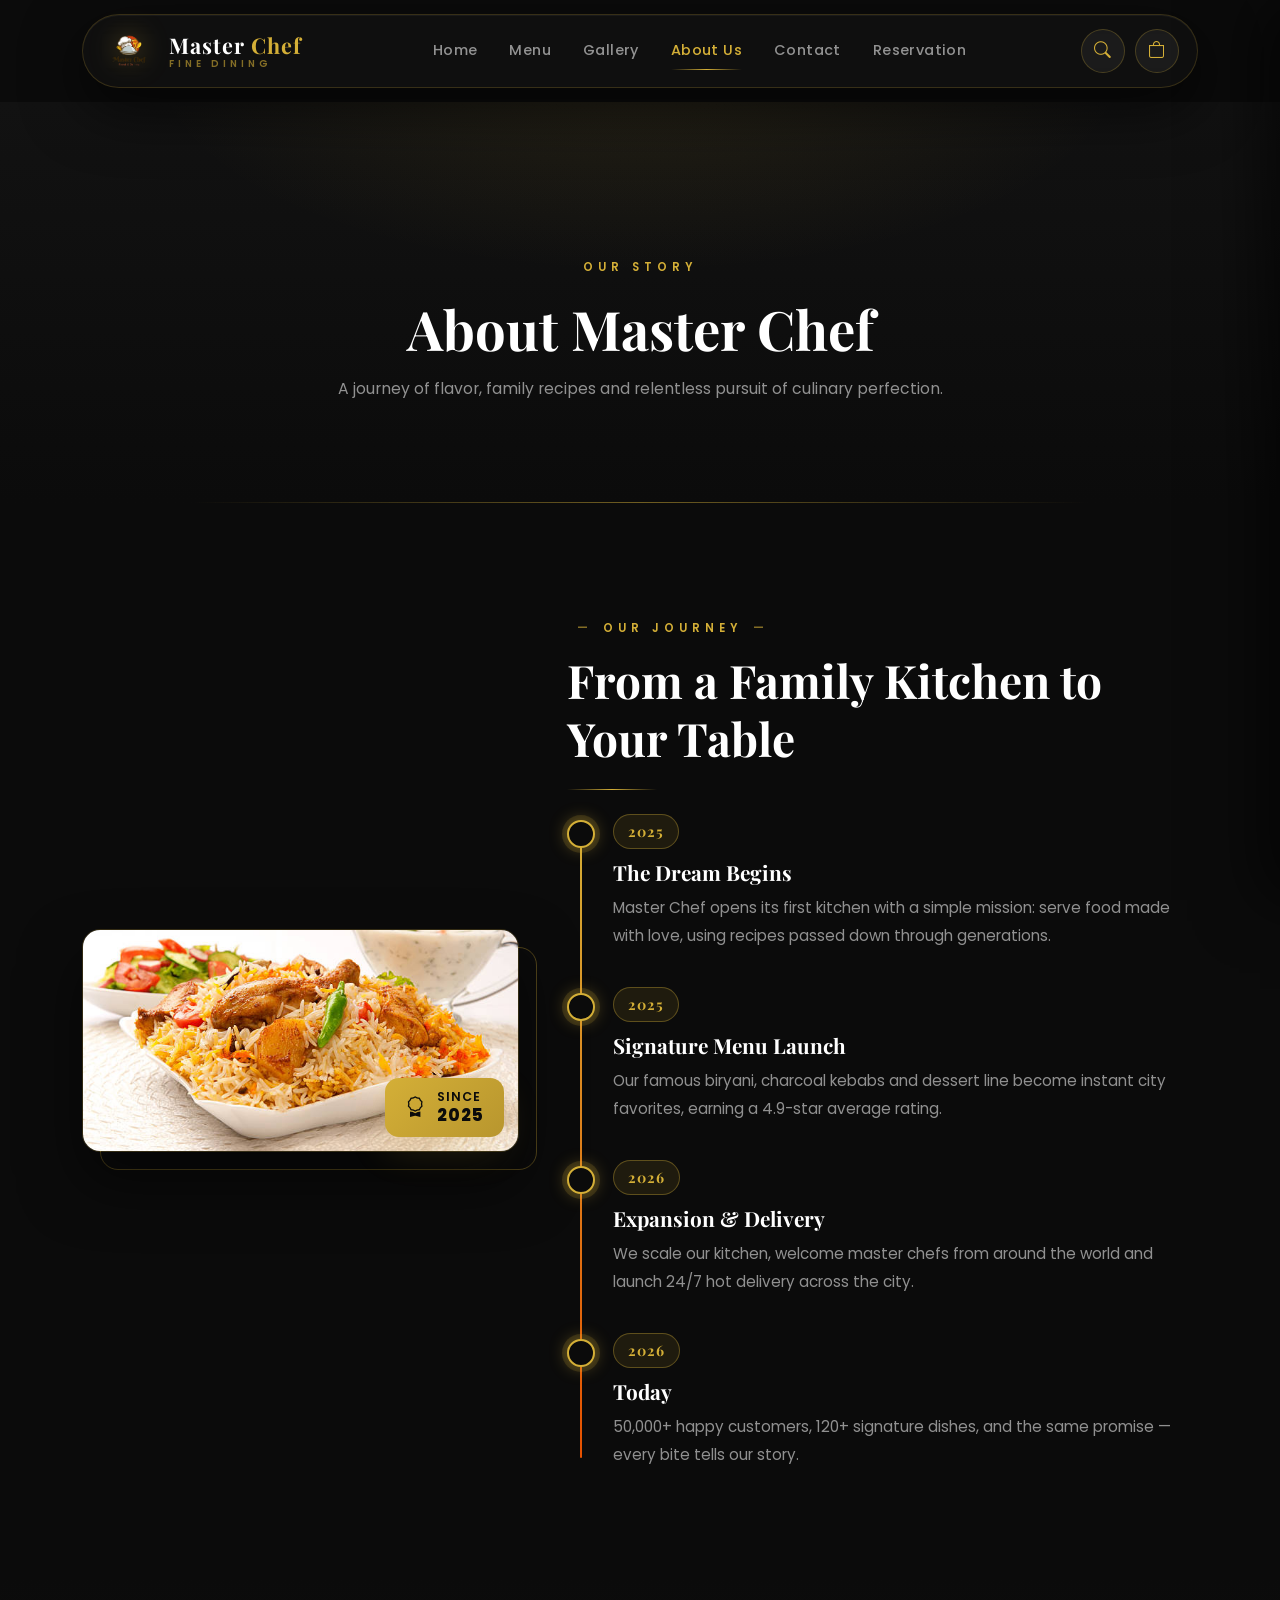
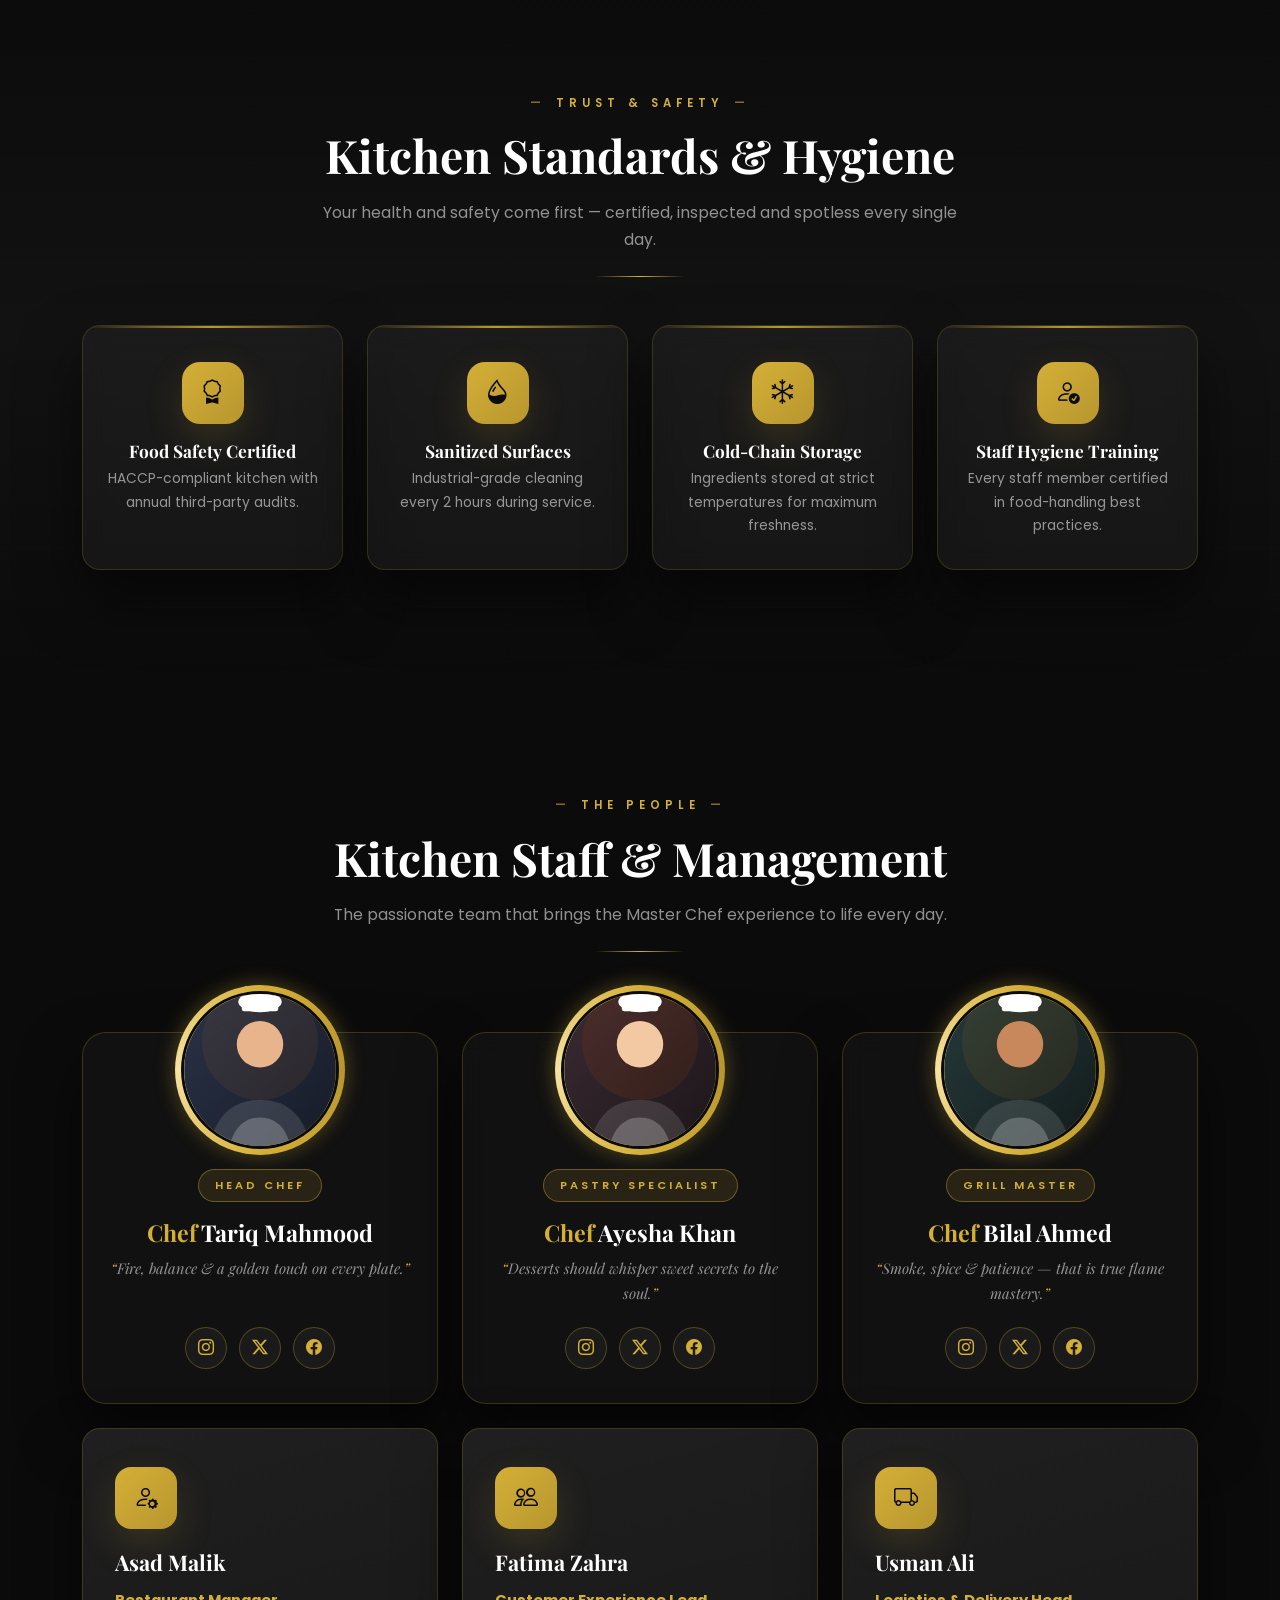
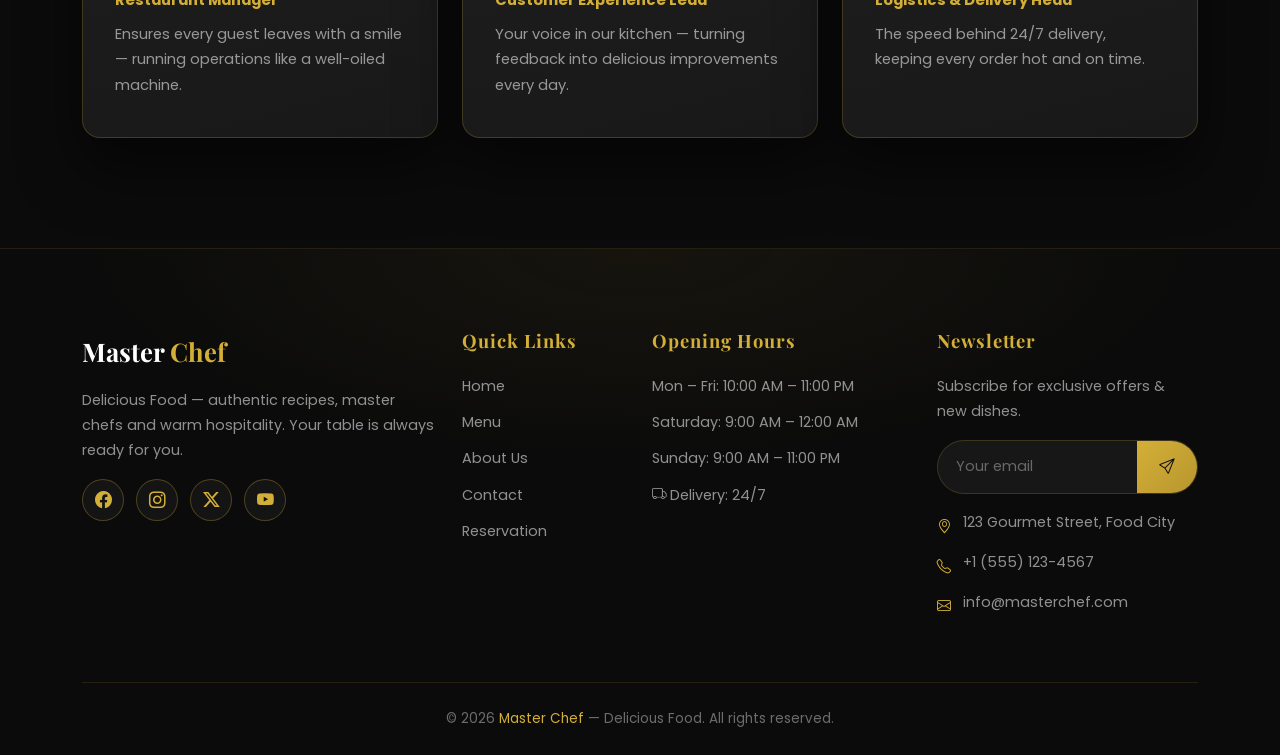
<file: about.html>
<!doctype html>
<html lang="en">

<head>
  <meta charset="utf-8">
  <meta name="viewport" content="width=device-width, initial-scale=1">
  <meta name="description" content="Discover the story, standards and team behind Master Chef.">
  <title>Master Chef | About Us</title>

  <!-- Google Fonts -->
  <link rel="preconnect" href="https://fonts.googleapis.com">
  <link rel="preconnect" href="https://fonts.gstatic.com" crossorigin>
  <link href="https://fonts.googleapis.com/css2?family=Playfair+Display:wght@500;600;700;800&family=Poppins:wght@300;400;500;600;700&display=swap" rel="stylesheet">

  <!-- Bootstrap 5.3 -->
  <link href="https://cdn.jsdelivr.net/npm/bootstrap@5.3.2/dist/css/bootstrap.min.css" rel="stylesheet">
  <!-- Bootstrap Icons -->
  <link href="https://cdn.jsdelivr.net/npm/bootstrap-icons@1.11.3/font/bootstrap-icons.min.css" rel="stylesheet">
  <!-- Custom Stylesheet -->
  <link rel="stylesheet" href="css/style.css">
</head>

<body>

  <!-- ============================================================
       NAVIGATION BAR (shared)
       ============================================================ -->
  <nav class="navbar navbar-expand-lg navbar-dark navbar-master">
    <div class="container">
      <div class="d-flex justify-content-between align-items-center w-100 navbar-shell">

        <!-- Brand logo + text -->
        <a class="navbar-brand" href="index.html">
          <img src="images/logo.png" alt="Master Chef Logo">
          <span class="brand-text">
            <span class="brand-name">Master <span>Chef</span></span>
            <span class="brand-tag">Fine Dining</span>
          </span>
        </a>

        <!-- Mobile toggler -->
        <button class="navbar-toggler" type="button" data-bs-toggle="collapse" data-bs-target="#mainNav"
          aria-controls="mainNav" aria-expanded="false" aria-label="Toggle navigation">
          <span class="navbar-toggler-icon"></span>
        </button>

        <!-- Collapsible content -->
        <div class="collapse navbar-collapse" id="mainNav">
          <ul class="navbar-nav mx-auto mb-2 mb-lg-0">
            <li class="nav-item"><a class="nav-link" href="index.html">Home</a></li>
            <li class="nav-item"><a class="nav-link" href="menu.html">Menu</a></li>
            <li class="nav-item"><a class="nav-link" href="index.html#gallery">Gallery</a></li>
            <li class="nav-item"><a class="nav-link active" href="about.html">About Us</a></li>
            <li class="nav-item"><a class="nav-link" href="contact.html">Contact</a></li>
            <li class="nav-item"><a class="nav-link" href="reservation.html">Reservation</a></li>
          </ul>

          <div class="nav-actions">
            <button type="button" class="icon-btn" id="searchToggle" aria-label="Search">
              <i class="bi bi-search"></i>
            </button>
            <a href="menu.html" class="icon-btn" aria-label="Cart">
              <i class="bi bi-bag"></i>
              <span class="cart-badge" id="cartCount" style="display:none;">0</span>
            </a>
          </div>
        </div>

      </div>
    </div>
  </nav>

  <!-- Slide-down search bar -->
  <div class="navbar-search" id="navbarSearch">
    <div class="container">
      <form class="row g-2" role="search">
        <div class="col-10 col-sm-11">
          <input type="search" class="form-control" placeholder="Search dishes, e.g. Biryani, Pizza..." aria-label="Search dishes">
        </div>
        <div class="col-2 col-sm-1">
          <button type="submit" class="btn btn-brand w-100" aria-label="Search"><i class="bi bi-search"></i></button>
        </div>
      </form>
    </div>
  </div>

  <!-- ============================================================
       PAGE HERO
       ============================================================ -->
  <header class="page-hero">
    <div class="container">
      <span class="eyebrow">Our Story</span>
      <h1>About Master Chef</h1>
      <p>A journey of flavor, family recipes and relentless pursuit of culinary perfection.</p>
    </div>
  </header>

  <!-- ============================================================
       OUR STORY — TIMELINE
       ============================================================ -->
  <section class="section-pad">
    <div class="container">
      <div class="row g-5 align-items-center">
        <div class="col-lg-5 reveal">
          <div class="story-image-wrap">
            <img src="images/dish1.jpg" class="story-image" alt="Master Chef signature chicken biryani">
            <div class="story-badge">
              <i class="bi bi-award"></i>
              <span>Since<br><strong>2025</strong></span>
            </div>
          </div>
        </div>
        <div class="col-lg-7">
          <div class="section-heading mb-4 reveal">
            <span class="eyebrow">Our Journey</span>
            <h2>From a Family Kitchen to Your Table</h2>
            <div class="accent-underline" style="margin-left:0;"></div>
          </div>

          <!-- Timeline -->
          <div class="timeline reveal">
            <div class="timeline-item">
              <div class="tl-year">2025</div>
              <h4>The Dream Begins</h4>
              <p>Master Chef opens its first kitchen with a simple mission: serve food made with love, using recipes passed down through generations.</p>
            </div>
            <div class="timeline-item">
              <div class="tl-year">2025</div>
              <h4>Signature Menu Launch</h4>
              <p>Our famous biryani, charcoal kebabs and dessert line become instant city favorites, earning a 4.9-star average rating.</p>
            </div>
            <div class="timeline-item">
              <div class="tl-year">2026</div>
              <h4>Expansion &amp; Delivery</h4>
              <p>We scale our kitchen, welcome master chefs from around the world and launch 24/7 hot delivery across the city.</p>
            </div>
            <div class="timeline-item">
              <div class="tl-year">2026</div>
              <h4>Today</h4>
              <p>50,000+ happy customers, 120+ signature dishes, and the same promise — every bite tells our story.</p>
            </div>
          </div>
        </div>
      </div>
    </div>
  </section>

  <!-- ============================================================
       KITCHEN STANDARDS & HYGIENE
       ============================================================ -->
  <section class="section-pad section-alt" id="standards">
    <div class="container">
      <div class="section-heading text-center mb-5 reveal">
        <span class="eyebrow">Trust &amp; Safety</span>
        <h2>Kitchen Standards &amp; Hygiene</h2>
        <p>Your health and safety come first — certified, inspected and spotless every single day.</p>
        <div class="accent-underline"></div>
      </div>

      <div class="row g-4">
        <div class="col-md-6 col-lg-3 reveal">
          <div class="dark-card hygiene-badge">
            <div class="badge-icon"><i class="bi bi-award"></i></div>
            <div>
              <h6>Food Safety Certified</h6>
              <p>HACCP-compliant kitchen with annual third-party audits.</p>
            </div>
          </div>
        </div>
        <div class="col-md-6 col-lg-3 reveal">
          <div class="dark-card hygiene-badge">
            <div class="badge-icon"><i class="bi bi-droplet-half"></i></div>
            <div>
              <h6>Sanitized Surfaces</h6>
              <p>Industrial-grade cleaning every 2 hours during service.</p>
            </div>
          </div>
        </div>
        <div class="col-md-6 col-lg-3 reveal">
          <div class="dark-card hygiene-badge">
            <div class="badge-icon"><i class="bi bi-snow"></i></div>
            <div>
              <h6>Cold-Chain Storage</h6>
              <p>Ingredients stored at strict temperatures for maximum freshness.</p>
            </div>
          </div>
        </div>
        <div class="col-md-6 col-lg-3 reveal">
          <div class="dark-card hygiene-badge">
            <div class="badge-icon"><i class="bi bi-person-check"></i></div>
            <div>
              <h6>Staff Hygiene Training</h6>
              <p>Every staff member certified in food-handling best practices.</p>
            </div>
          </div>
        </div>
      </div>
    </div>
  </section>

  <!-- ============================================================
       TEAM SHOWCASE
       ============================================================ -->
  <section class="section-pad" id="team">
    <div class="container">
      <div class="section-heading text-center mb-5 reveal">
        <span class="eyebrow">The People</span>
        <h2>Kitchen Staff &amp; Management</h2>
        <p>The passionate team that brings the Master Chef experience to life every day.</p>
        <div class="accent-underline"></div>
      </div>

      <!-- Chefs -->
      <div class="row g-4 mb-4 chefs-grid">
        <div class="col-md-4 reveal">
          <article class="chef-card">
            <div class="chef-avatar">
              <img src="images/chef1.svg" alt="Chef Tariq Mahmood">
            </div>
            <span class="chef-tag">Head Chef</span>
            <div class="chef-body">
              <h4 class="chef-name"><span>Chef</span> Tariq Mahmood</h4>
              <span class="chef-signature">Fire, balance &amp; a golden touch on every plate.</span>
              <div class="chef-social">
                <a href="#" aria-label="Instagram"><i class="bi bi-instagram"></i></a>
                <a href="#" aria-label="Twitter"><i class="bi bi-twitter-x"></i></a>
                <a href="#" aria-label="Facebook"><i class="bi bi-facebook"></i></a>
              </div>
            </div>
          </article>
        </div>
        <div class="col-md-4 reveal">
          <article class="chef-card">
            <div class="chef-avatar">
              <img src="images/chef2.svg" alt="Chef Ayesha Khan">
            </div>
            <span class="chef-tag">Pastry Specialist</span>
            <div class="chef-body">
              <h4 class="chef-name"><span>Chef</span> Ayesha Khan</h4>
              <span class="chef-signature">Desserts should whisper sweet secrets to the soul.</span>
              <div class="chef-social">
                <a href="#" aria-label="Instagram"><i class="bi bi-instagram"></i></a>
                <a href="#" aria-label="Twitter"><i class="bi bi-twitter-x"></i></a>
                <a href="#" aria-label="Facebook"><i class="bi bi-facebook"></i></a>
              </div>
            </div>
          </article>
        </div>
        <div class="col-md-4 reveal">
          <article class="chef-card">
            <div class="chef-avatar">
              <img src="images/chef3.svg" alt="Chef Bilal Ahmed">
            </div>
            <span class="chef-tag">Grill Master</span>
            <div class="chef-body">
              <h4 class="chef-name"><span>Chef</span> Bilal Ahmed</h4>
              <span class="chef-signature">Smoke, spice &amp; patience — that is true flame mastery.</span>
              <div class="chef-social">
                <a href="#" aria-label="Instagram"><i class="bi bi-instagram"></i></a>
                <a href="#" aria-label="Twitter"><i class="bi bi-twitter-x"></i></a>
                <a href="#" aria-label="Facebook"><i class="bi bi-facebook"></i></a>
              </div>
            </div>
          </article>
        </div>
      </div>

      <!-- Management -->
      <div class="row g-4">
        <div class="col-md-4 reveal">
          <article class="info-card">
            <div class="card-icon"><i class="bi bi-person-gear"></i></div>
            <h3>Asad Malik</h3>
            <p><strong style="color: var(--gold);">Restaurant Manager</strong></p>
            <p class="mt-2">Ensures every guest leaves with a smile — running operations like a well-oiled machine.</p>
          </article>
        </div>
        <div class="col-md-4 reveal">
          <article class="info-card">
            <div class="card-icon"><i class="bi bi-people"></i></div>
            <h3>Fatima Zahra</h3>
            <p><strong style="color: var(--gold);">Customer Experience Lead</strong></p>
            <p class="mt-2">Your voice in our kitchen — turning feedback into delicious improvements every day.</p>
          </article>
        </div>
        <div class="col-md-4 reveal">
          <article class="info-card">
            <div class="card-icon"><i class="bi bi-truck"></i></div>
            <h3>Usman Ali</h3>
            <p><strong style="color: var(--gold);">Logistics &amp; Delivery Head</strong></p>
            <p class="mt-2">The speed behind 24/7 delivery, keeping every order hot and on time.</p>
          </article>
        </div>
      </div>
    </div>
  </section>

  <!-- ============================================================
       FOOTER (shared)
       ============================================================ -->
  <footer class="site-footer">
    <div class="container">
      <div class="row g-4">
        <div class="col-md-6 col-lg-4">
          <div class="footer-brand">Master <span>Chef</span></div>
          <p>Delicious Food — authentic recipes, master chefs and warm hospitality. Your table is always ready for you.</p>
          <div class="social-links mt-3">
            <a href="#" aria-label="Facebook"><i class="bi bi-facebook"></i></a>
            <a href="#" aria-label="Instagram"><i class="bi bi-instagram"></i></a>
            <a href="#" aria-label="Twitter"><i class="bi bi-twitter-x"></i></a>
            <a href="#" aria-label="YouTube"><i class="bi bi-youtube"></i></a>
          </div>
        </div>

        <div class="col-md-6 col-lg-2">
          <h5>Quick Links</h5>
          <ul>
            <li><a href="index.html">Home</a></li>
            <li><a href="menu.html">Menu</a></li>
            <li><a href="about.html">About Us</a></li>
            <li><a href="contact.html">Contact</a></li>
            <li><a href="reservation.html">Reservation</a></li>
          </ul>
        </div>

        <div class="col-md-6 col-lg-3">
          <h5>Opening Hours</h5>
          <ul>
            <li>Mon – Fri: 10:00 AM – 11:00 PM</li>
            <li>Saturday: 9:00 AM – 12:00 AM</li>
            <li>Sunday: 9:00 AM – 11:00 PM</li>
            <li class="mt-2"><i class="bi bi-truck"></i> Delivery: 24/7</li>
          </ul>
        </div>

        <div class="col-md-6 col-lg-3">
          <h5>Newsletter</h5>
          <p>Subscribe for exclusive offers &amp; new dishes.</p>
          <form class="newsletter-box">
            <input type="email" placeholder="Your email" required aria-label="Email address">
            <button type="submit" aria-label="Subscribe"><i class="bi bi-send"></i></button>
          </form>
          <p class="mt-2" id="newsletterNote" style="display:none; color: var(--gold); font-weight:600;"></p>
          <ul class="footer-contact mt-3">
            <li><i class="bi bi-geo-alt"></i><span>123 Gourmet Street, Food City</span></li>
            <li><i class="bi bi-telephone"></i><span>+1 (555) 123-4567</span></li>
            <li><i class="bi bi-envelope"></i><span>info@masterchef.com</span></li>
          </ul>
        </div>
      </div>

      <div class="footer-bottom text-center">
        &copy; 2026 <a href="index.html">Master Chef</a> — Delicious Food. All rights reserved.
      </div>
    </div>
  </footer>

  <!-- Back-to-top + cart toast -->
  <a href="#" class="back-to-top" aria-label="Back to top"><i class="bi bi-arrow-up"></i></a>
  <div class="cart-toast" id="cartToast"></div>

  <!-- Cart drawer -->
  <div class="cart-overlay" id="cartOverlay"></div>
  <aside class="cart-drawer" id="cartDrawer" aria-label="Shopping cart">
    <div class="cart-drawer-header">
      <h5><i class="bi bi-bag"></i> Your Order</h5>
      <button type="button" class="cart-close" id="cartClose" aria-label="Close cart"><i class="bi bi-x-lg"></i></button>
    </div>
    <div class="cart-drawer-items" id="cartItems"></div>
    <div class="cart-drawer-footer">
      <div class="cart-total-row">
        <span>Subtotal</span>
        <span class="cart-total" id="cartTotal">$0.00</span>
      </div>
      <button type="button" class="btn btn-brand w-100" id="cartCheckout"><i class="bi bi-bag-check"></i> Proceed to Checkout</button>
      <button type="button" class="btn btn-ghost w-100 mt-2" id="cartClearAll"><i class="bi bi-trash"></i> Clear Cart</button>
    </div>
  </aside>

  <!-- Bootstrap JS bundle + custom scripts -->
  <script src="https://cdn.jsdelivr.net/npm/bootstrap@5.3.2/dist/js/bootstrap.bundle.min.js"></script>
  <script src="js/main.js"></script>
</body>

</html>
</file>
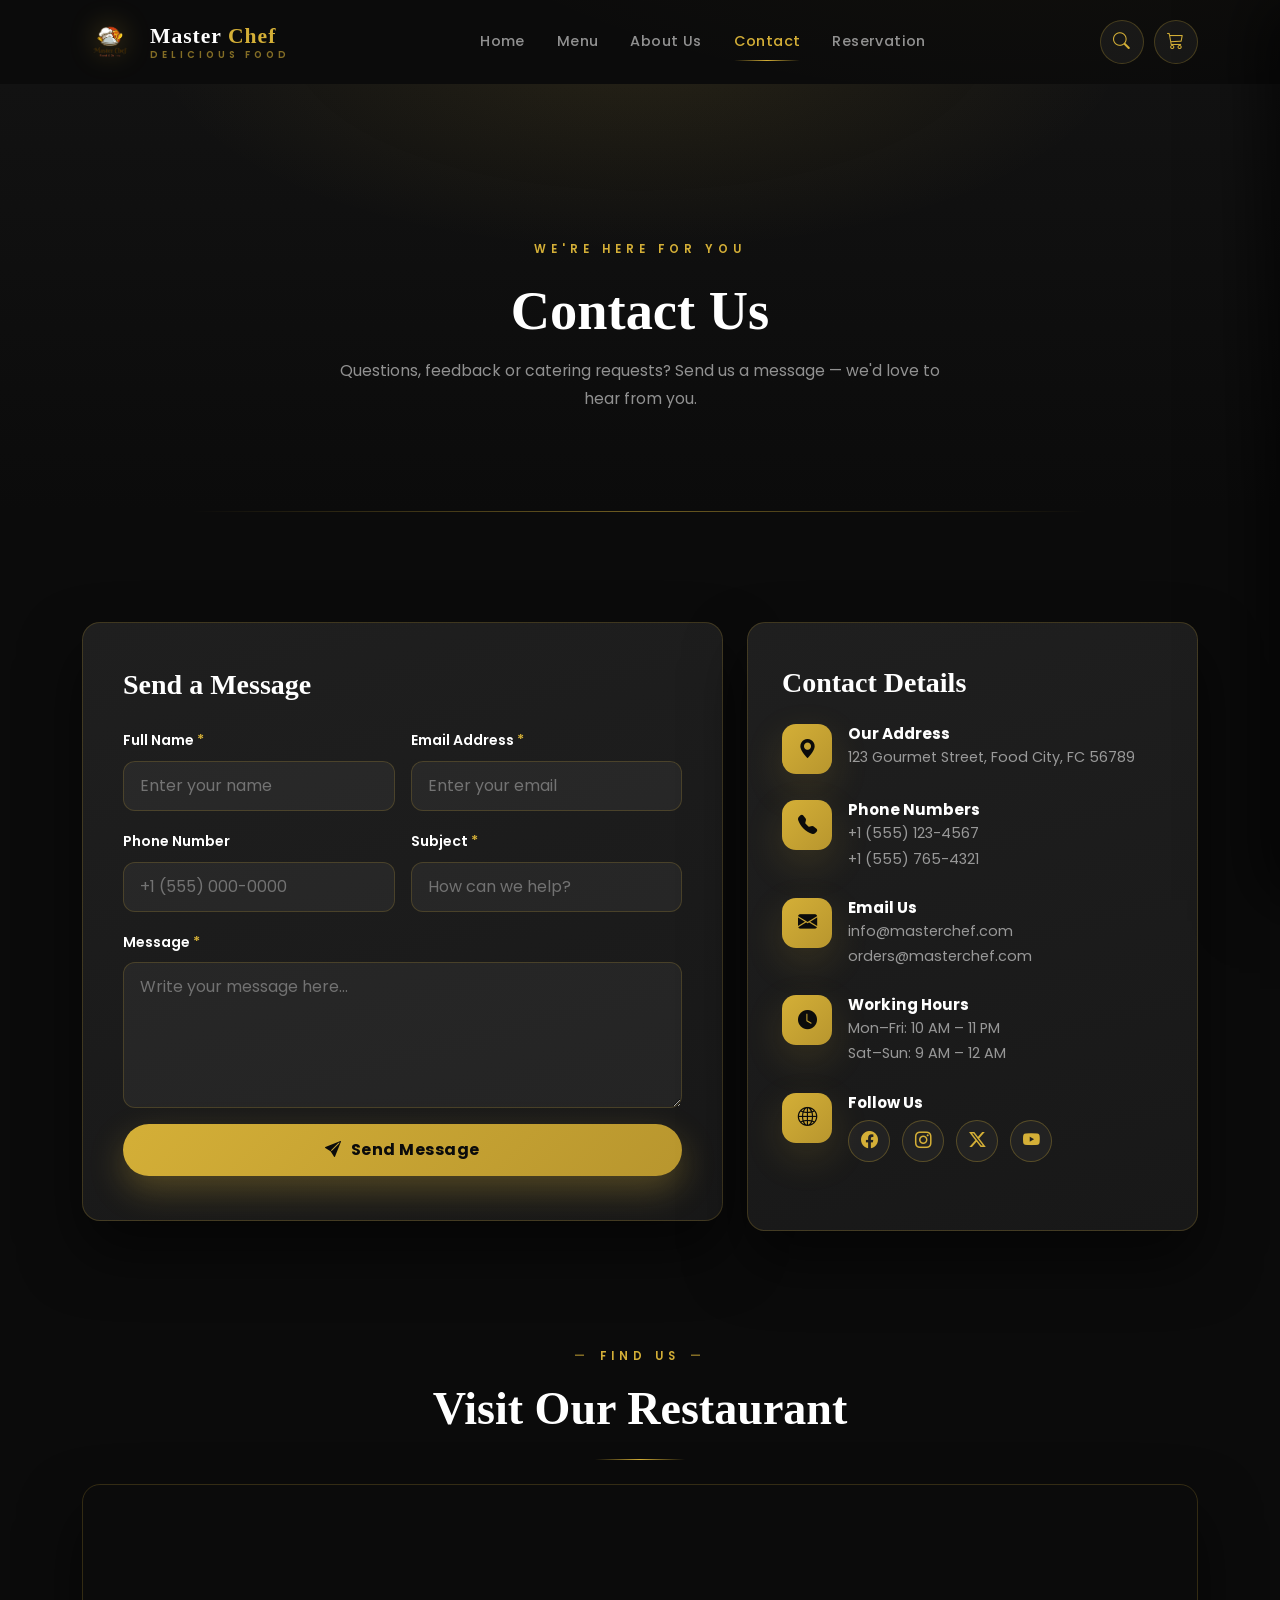
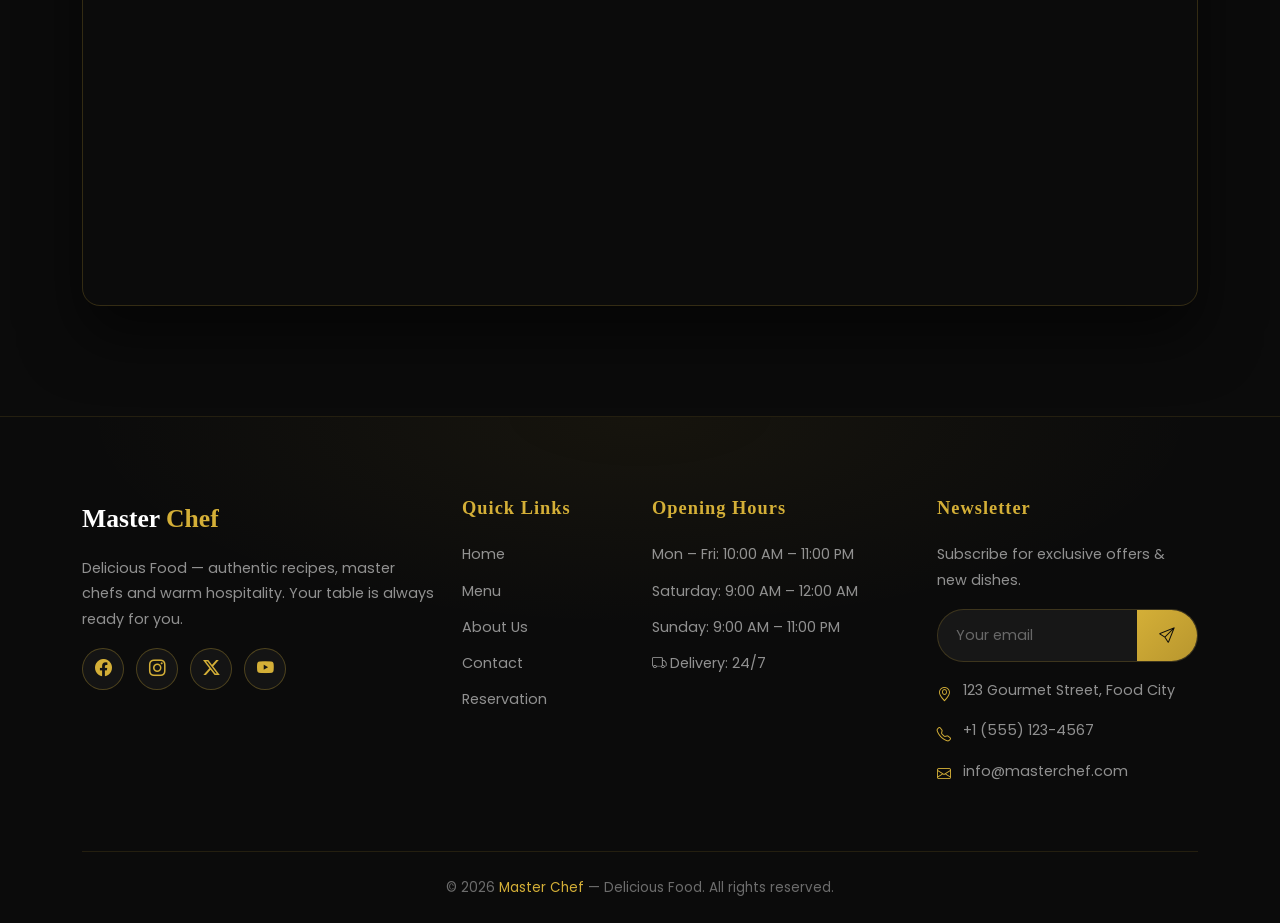
<file: contact.html>
<!doctype html>
<html lang="en">

<head>
  <meta charset="utf-8">
  <meta name="viewport" content="width=device-width, initial-scale=1">
  <meta name="description" content="Get in touch with Master Chef — contact form, address, phone and map.">
  <title>Master Chef | Contact Us</title>

  <!-- Google Fonts -->
  <link rel="preconnect" href="https://fonts.googleapis.com">
  <link rel="preconnect" href="https://fonts.gstatic.com" crossorigin>
  <link href="https://fonts.googleapis.com/css2?family=Montserrat:wght@500;700;800;900&family=Poppins:wght@300;400;500;600;700&display=swap" rel="stylesheet">

  <!-- Bootstrap 5.3 -->
  <link href="https://cdn.jsdelivr.net/npm/bootstrap@5.3.2/dist/css/bootstrap.min.css" rel="stylesheet">
  <!-- Bootstrap Icons -->
  <link href="https://cdn.jsdelivr.net/npm/bootstrap-icons@1.11.3/font/bootstrap-icons.min.css" rel="stylesheet">
  <!-- Custom Stylesheet -->
  <link rel="stylesheet" href="css/style.css">
</head>

<body>

  <!-- ============================================================
       NAVIGATION BAR (shared)
       ============================================================ -->
  <nav class="navbar navbar-expand-lg navbar-dark navbar-master sticky-top">
    <div class="container">
      <a class="navbar-brand" href="index.html">
        <img src="images/logo.png" alt="Master Chef Logo">
        <span class="brand-text">
          <span class="brand-name">Master <span>Chef</span></span>
          <span class="brand-tag">Delicious Food</span>
        </span>
      </a>

      <button class="navbar-toggler" type="button" data-bs-toggle="collapse" data-bs-target="#mainNav"
        aria-controls="mainNav" aria-expanded="false" aria-label="Toggle navigation">
        <span class="navbar-toggler-icon"></span>
      </button>

      <div class="collapse navbar-collapse" id="mainNav">
        <ul class="navbar-nav mx-auto mb-2 mb-lg-0">
          <li class="nav-item"><a class="nav-link" href="index.html">Home</a></li>
          <li class="nav-item"><a class="nav-link" href="menu.html">Menu</a></li>
          <li class="nav-item"><a class="nav-link" href="about.html">About Us</a></li>
          <li class="nav-item"><a class="nav-link active" href="contact.html">Contact</a></li>
          <li class="nav-item"><a class="nav-link" href="reservation.html">Reservation</a></li>
        </ul>

        <div class="nav-actions">
          <button type="button" class="icon-btn" id="searchToggle" aria-label="Search">
            <i class="bi bi-search"></i>
          </button>
          <a href="menu.html" class="icon-btn" aria-label="Cart">
            <i class="bi bi-cart3"></i>
            <span class="cart-badge" id="cartCount" style="display:none;">0</span>
          </a>
        </div>
      </div>
    </div>
  </nav>

  <!-- Slide-down search bar -->
  <div class="navbar-search" id="navbarSearch">
    <div class="container">
      <form class="row g-2" role="search">
        <div class="col-10 col-sm-11">
          <input type="search" class="form-control" placeholder="Search dishes, e.g. Biryani, Pizza..." aria-label="Search dishes">
        </div>
        <div class="col-2 col-sm-1">
          <button type="submit" class="btn btn-brand w-100" aria-label="Search"><i class="bi bi-search"></i></button>
        </div>
      </form>
    </div>
  </div>

  <!-- ============================================================
       PAGE HERO
       ============================================================ -->
  <header class="page-hero">
    <div class="container">
      <span class="eyebrow">We're Here For You</span>
      <h1>Contact Us</h1>
      <p>Questions, feedback or catering requests? Send us a message — we'd love to hear from you.</p>
    </div>
  </header>

  <!-- ============================================================
       CONTACT FORM + DETAILS
       ============================================================ -->
  <section class="section-pad">
    <div class="container">
      <div class="row g-4">
        <!-- Contact form -->
        <div class="col-lg-7 reveal">
          <div class="contact-card">
            <h3 class="mb-4">Send a Message</h3>
            <form id="contactForm" novalidate>
              <div class="row g-3">
                <div class="col-md-6">
                  <label class="form-label" for="contactName">Full Name <span>*</span></label>
                  <input type="text" class="form-control" id="contactName" placeholder="Enter your name" required>
                  <div class="invalid-feedback">Please enter your name.</div>
                </div>
                <div class="col-md-6">
                  <label class="form-label" for="contactEmail">Email Address <span>*</span></label>
                  <input type="email" class="form-control" id="contactEmail" placeholder="Enter your email" required>
                  <div class="invalid-feedback">Please enter a valid email.</div>
                </div>
                <div class="col-md-6">
                  <label class="form-label" for="contactPhone">Phone Number</label>
                  <input type="tel" class="form-control" id="contactPhone" placeholder="+1 (555) 000-0000">
                </div>
                <div class="col-md-6">
                  <label class="form-label" for="contactSubject">Subject <span>*</span></label>
                  <input type="text" class="form-control" id="contactSubject" placeholder="How can we help?" required>
                  <div class="invalid-feedback">Please add a subject.</div>
                </div>
                <div class="col-12">
                  <label class="form-label" for="contactMessage">Message <span>*</span></label>
                  <textarea class="form-control" id="contactMessage" rows="5" placeholder="Write your message here..." required></textarea>
                  <div class="invalid-feedback">Please write a message.</div>
                </div>
                <div class="col-12">
                  <button type="submit" class="btn btn-brand w-100"><i class="bi bi-send-fill"></i> Send Message</button>
                </div>
              </div>
              <div class="form-feedback" role="status"></div>
            </form>
          </div>
        </div>

        <!-- Contact details -->
        <div class="col-lg-5 reveal">
          <div class="contact-info-card">
            <h3 class="mb-4">Contact Details</h3>

            <div class="ci-row">
              <div class="ci-icon"><i class="bi bi-geo-alt-fill"></i></div>
              <div>
                <h6>Our Address</h6>
                <p>123 Gourmet Street, Food City, FC 56789</p>
              </div>
            </div>

            <div class="ci-row">
              <div class="ci-icon"><i class="bi bi-telephone-fill"></i></div>
              <div>
                <h6>Phone Numbers</h6>
                <p>+1 (555) 123-4567<br>+1 (555) 765-4321</p>
              </div>
            </div>

            <div class="ci-row">
              <div class="ci-icon"><i class="bi bi-envelope-fill"></i></div>
              <div>
                <h6>Email Us</h6>
                <p>info@masterchef.com<br>orders@masterchef.com</p>
              </div>
            </div>

            <div class="ci-row">
              <div class="ci-icon"><i class="bi bi-clock-fill"></i></div>
              <div>
                <h6>Working Hours</h6>
                <p>Mon–Fri: 10 AM – 11 PM<br>Sat–Sun: 9 AM – 12 AM</p>
              </div>
            </div>

            <div class="ci-row">
              <div class="ci-icon"><i class="bi bi-globe2"></i></div>
              <div>
                <h6>Follow Us</h6>
                <div class="social-links mt-2">
                  <a href="#" aria-label="Facebook"><i class="bi bi-facebook"></i></a>
                  <a href="#" aria-label="Instagram"><i class="bi bi-instagram"></i></a>
                  <a href="#" aria-label="Twitter"><i class="bi bi-twitter-x"></i></a>
                  <a href="#" aria-label="YouTube"><i class="bi bi-youtube"></i></a>
                </div>
              </div>
            </div>
          </div>
        </div>
      </div>
    </div>
  </section>

  <!-- ============================================================
       MAP SECTION
       ============================================================ -->
  <section class="section-pad pt-0">
    <div class="container">
      <div class="section-heading text-center mb-4 reveal">
        <span class="eyebrow">Find Us</span>
        <h2>Visit Our Restaurant</h2>
        <div class="accent-underline"></div>
      </div>
      <div class="map-frame reveal">
        <iframe
          title="Master Chef Restaurant Location"
          src="https://www.openstreetmap.org/export/embed.html?bbox=-0.1411%2C51.4892%2C-0.1271%2C51.4978&amp;layer=mapnik"
          loading="lazy"
          referrerpolicy="no-referrer-when-downgrade"></iframe>
      </div>
    </div>
  </section>

  <!-- ============================================================
       FOOTER (shared)
       ============================================================ -->
  <footer class="site-footer">
    <div class="container">
      <div class="row g-4">
        <div class="col-md-6 col-lg-4">
          <div class="footer-brand">Master <span>Chef</span></div>
          <p>Delicious Food — authentic recipes, master chefs and warm hospitality. Your table is always ready for you.</p>
          <div class="social-links mt-3">
            <a href="#" aria-label="Facebook"><i class="bi bi-facebook"></i></a>
            <a href="#" aria-label="Instagram"><i class="bi bi-instagram"></i></a>
            <a href="#" aria-label="Twitter"><i class="bi bi-twitter-x"></i></a>
            <a href="#" aria-label="YouTube"><i class="bi bi-youtube"></i></a>
          </div>
        </div>

        <div class="col-md-6 col-lg-2">
          <h5>Quick Links</h5>
          <ul>
            <li><a href="index.html">Home</a></li>
            <li><a href="menu.html">Menu</a></li>
            <li><a href="about.html">About Us</a></li>
            <li><a href="contact.html">Contact</a></li>
            <li><a href="reservation.html">Reservation</a></li>
          </ul>
        </div>

        <div class="col-md-6 col-lg-3">
          <h5>Opening Hours</h5>
          <ul>
            <li>Mon – Fri: 10:00 AM – 11:00 PM</li>
            <li>Saturday: 9:00 AM – 12:00 AM</li>
            <li>Sunday: 9:00 AM – 11:00 PM</li>
            <li class="mt-2"><i class="bi bi-truck"></i> Delivery: 24/7</li>
          </ul>
        </div>

        <div class="col-md-6 col-lg-3">
          <h5>Newsletter</h5>
          <p>Subscribe for exclusive offers &amp; new dishes.</p>
          <form class="newsletter-box">
            <input type="email" placeholder="Your email" required aria-label="Email address">
            <button type="submit" aria-label="Subscribe"><i class="bi bi-send"></i></button>
          </form>
          <p class="mt-2" id="newsletterNote" style="display:none; color: var(--gold); font-weight:600;"></p>
          <ul class="footer-contact mt-3">
            <li><i class="bi bi-geo-alt"></i><span>123 Gourmet Street, Food City</span></li>
            <li><i class="bi bi-telephone"></i><span>+1 (555) 123-4567</span></li>
            <li><i class="bi bi-envelope"></i><span>info@masterchef.com</span></li>
          </ul>
        </div>
      </div>

      <div class="footer-bottom text-center">
        &copy; 2026 <a href="index.html">Master Chef</a> — Delicious Food. All rights reserved.
      </div>
    </div>
  </footer>

  <!-- Back-to-top + cart toast -->
  <a href="#" class="back-to-top" aria-label="Back to top"><i class="bi bi-arrow-up"></i></a>
  <div class="cart-toast" id="cartToast"></div>

  <!-- Cart drawer -->
  <div class="cart-overlay" id="cartOverlay"></div>
  <aside class="cart-drawer" id="cartDrawer" aria-label="Shopping cart">
    <div class="cart-drawer-header">
      <h5><i class="bi bi-bag"></i> Your Order</h5>
      <button type="button" class="cart-close" id="cartClose" aria-label="Close cart"><i class="bi bi-x-lg"></i></button>
    </div>
    <div class="cart-drawer-items" id="cartItems"></div>
    <div class="cart-drawer-footer">
      <div class="cart-total-row">
        <span>Subtotal</span>
        <span class="cart-total" id="cartTotal">$0.00</span>
      </div>
      <button type="button" class="btn btn-brand w-100" id="cartCheckout"><i class="bi bi-bag-check"></i> Proceed to Checkout</button>
      <button type="button" class="btn btn-ghost w-100 mt-2" id="cartClearAll"><i class="bi bi-trash"></i> Clear Cart</button>
    </div>
  </aside>

  <!-- Bootstrap JS bundle + custom scripts -->
  <script src="https://cdn.jsdelivr.net/npm/bootstrap@5.3.2/dist/js/bootstrap.bundle.min.js"></script>
  <script src="js/main.js"></script>
</body>

</html>
</file>
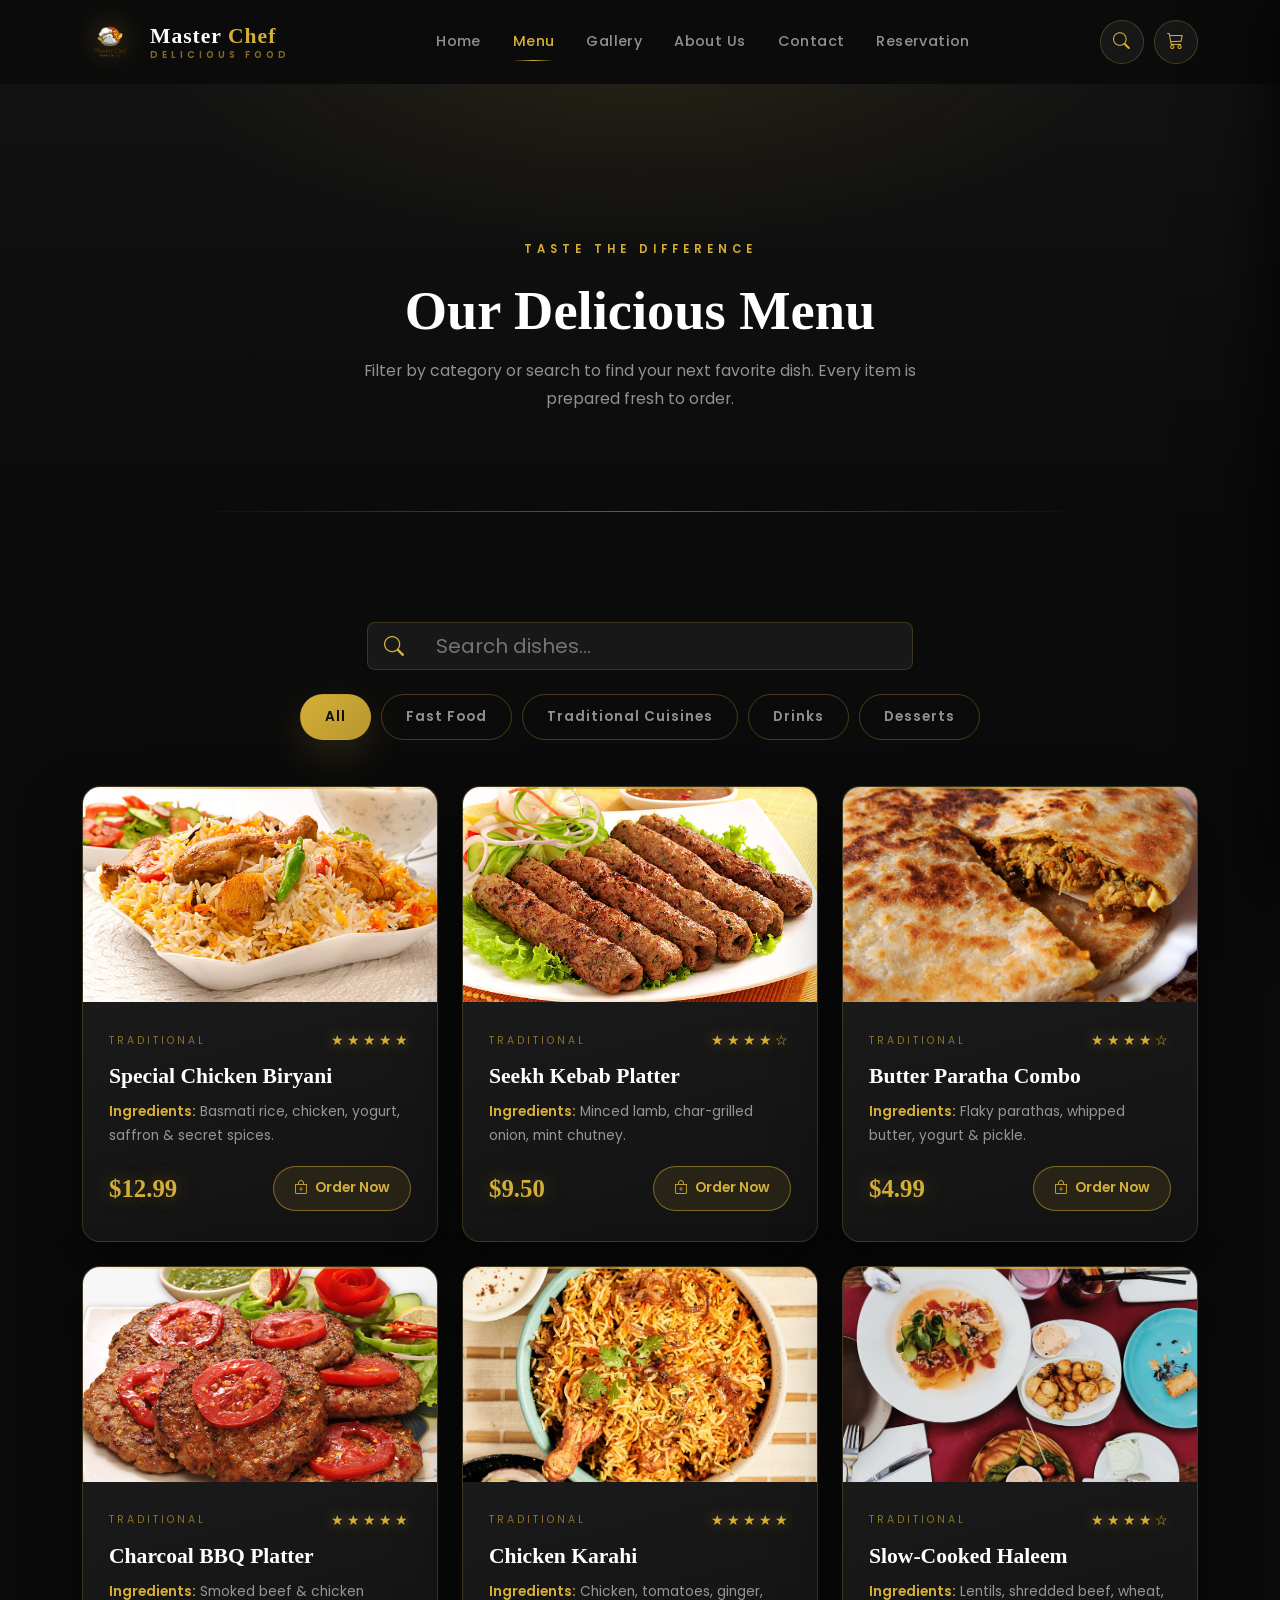
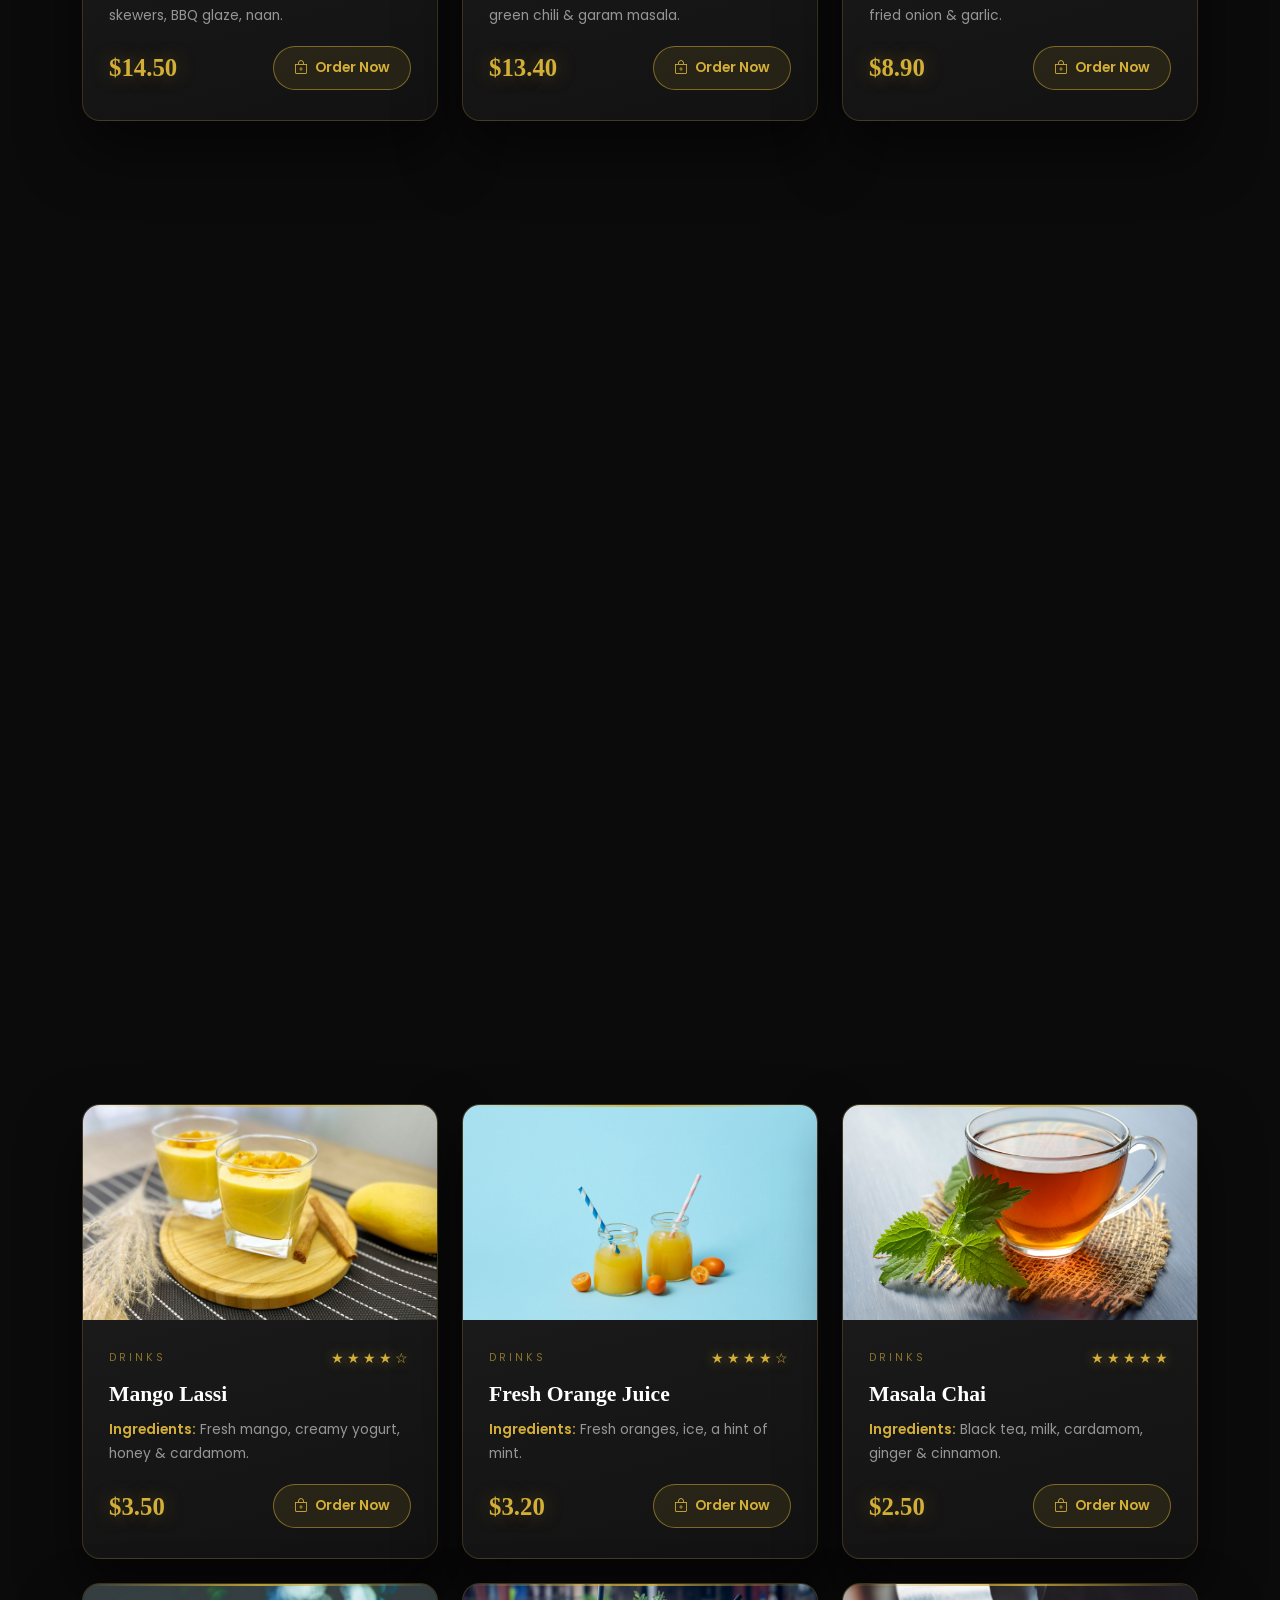
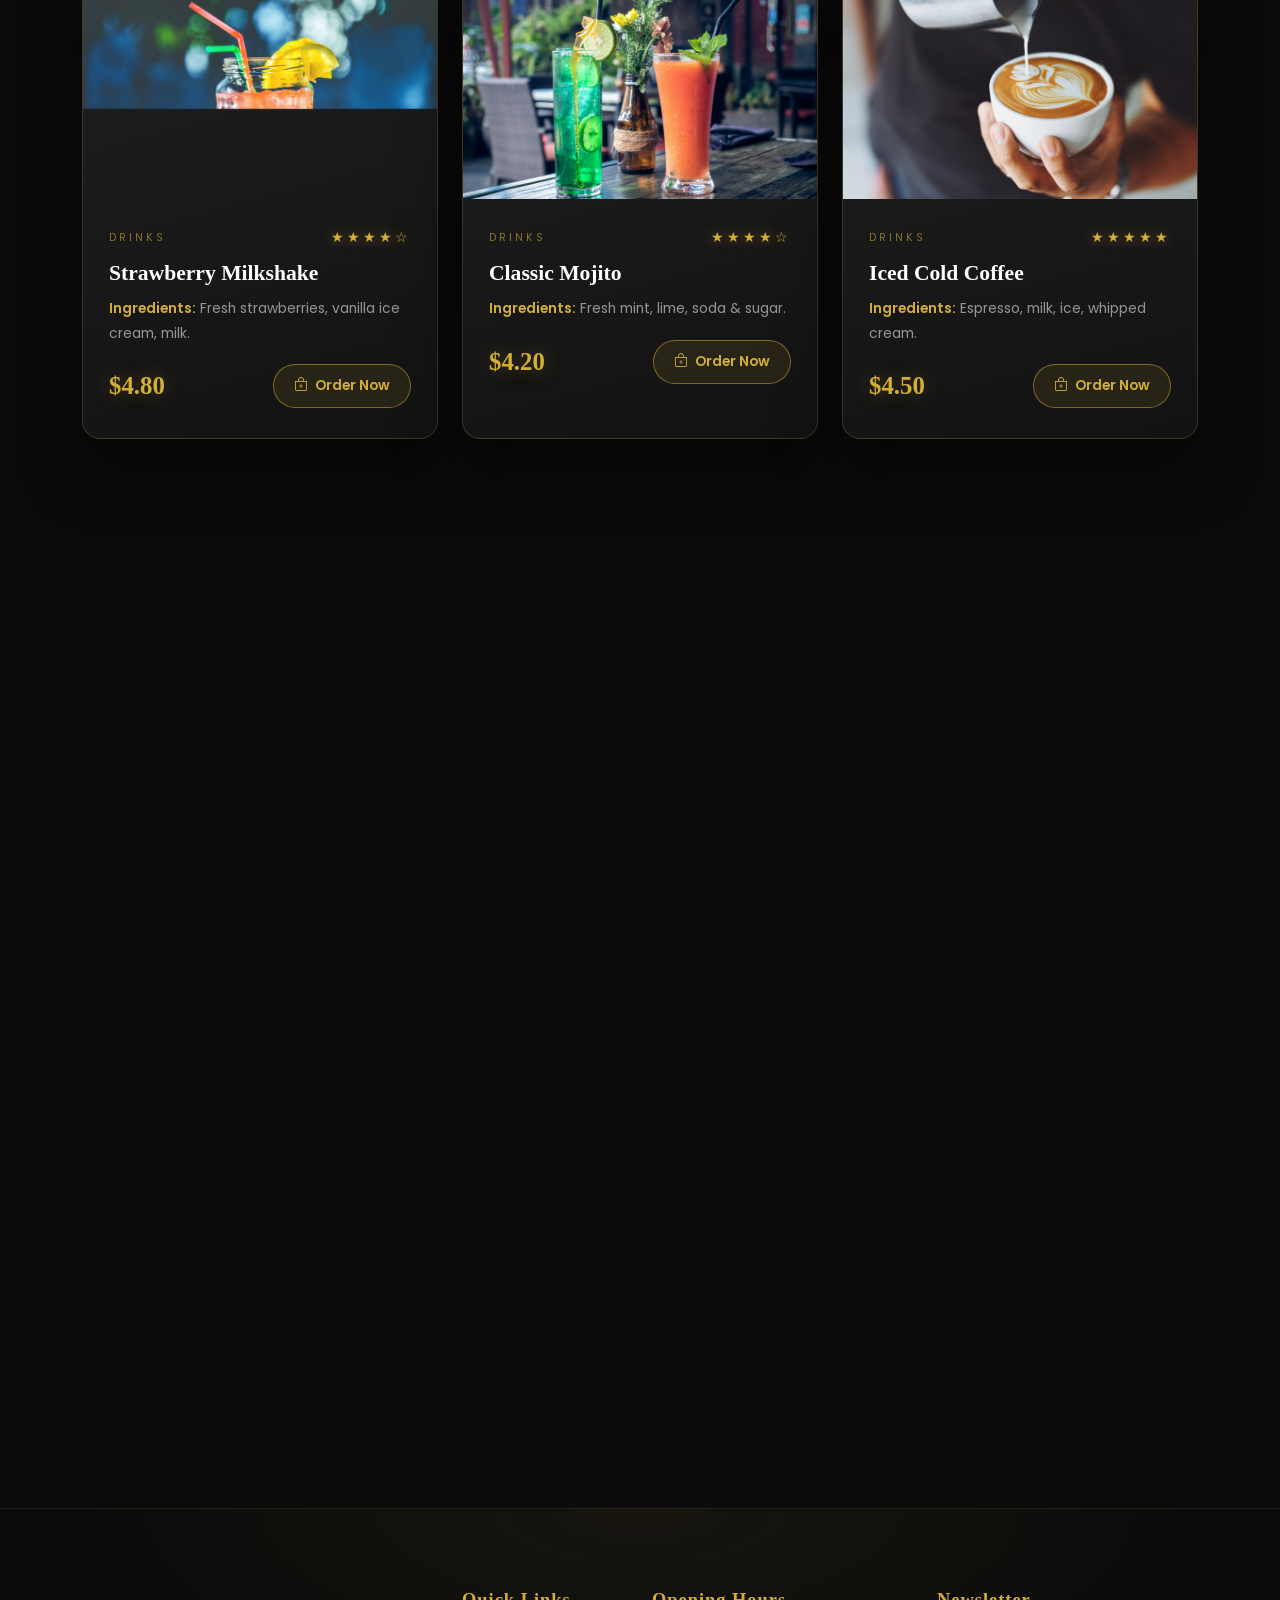
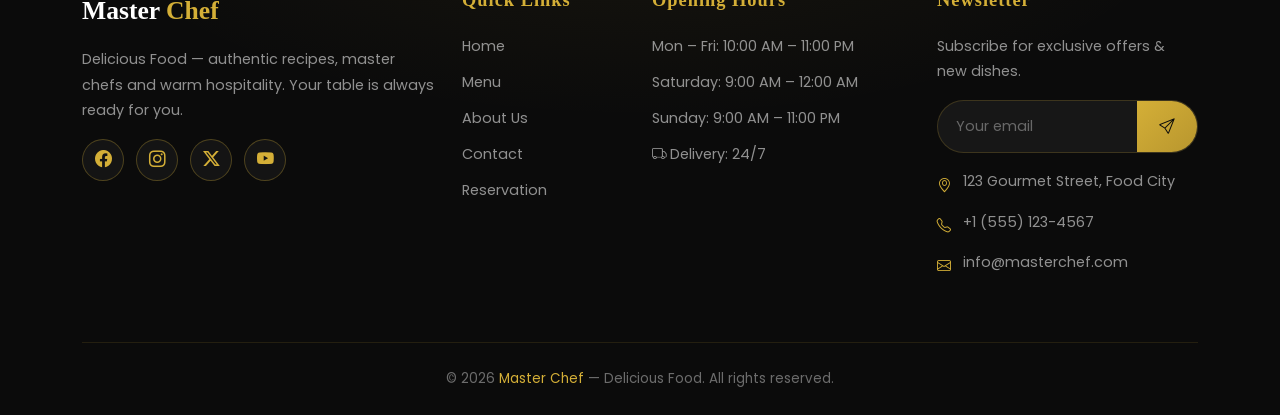
<file: menu.html>
<!doctype html>
<html lang="en">

<head>
  <meta charset="utf-8">
  <meta name="viewport" content="width=device-width, initial-scale=1">
  <meta name="description" content="Explore the full Master Chef menu — filter by category and search dishes live.">
  <title>Master Chef | Our Menu</title>

  <!-- Google Fonts -->
  <link rel="preconnect" href="https://fonts.googleapis.com">
  <link rel="preconnect" href="https://fonts.gstatic.com" crossorigin>
  <link href="https://fonts.googleapis.com/css2?family=Montserrat:wght@500;700;800;900&family=Poppins:wght@300;400;500;600;700&display=swap" rel="stylesheet">

  <!-- Bootstrap 5.3 -->
  <link href="https://cdn.jsdelivr.net/npm/bootstrap@5.3.2/dist/css/bootstrap.min.css" rel="stylesheet">
  <!-- Bootstrap Icons -->
  <link href="https://cdn.jsdelivr.net/npm/bootstrap-icons@1.11.3/font/bootstrap-icons.min.css" rel="stylesheet">
  <!-- Custom Stylesheet -->
  <link rel="stylesheet" href="css/style.css">
</head>

<body>

  <!-- ============================================================
       NAVIGATION BAR (shared across pages)
       ============================================================ -->
  <nav class="navbar navbar-expand-lg navbar-dark navbar-master sticky-top">
    <div class="container">
      <a class="navbar-brand" href="index.html">
        <img src="images/logo.png" alt="Master Chef Logo">
        <span class="brand-text">
          <span class="brand-name">Master <span>Chef</span></span>
          <span class="brand-tag">Delicious Food</span>
        </span>
      </a>

      <button class="navbar-toggler" type="button" data-bs-toggle="collapse" data-bs-target="#mainNav"
        aria-controls="mainNav" aria-expanded="false" aria-label="Toggle navigation">
        <span class="navbar-toggler-icon"></span>
      </button>

      <div class="collapse navbar-collapse" id="mainNav">
        <ul class="navbar-nav mx-auto mb-2 mb-lg-0">
          <li class="nav-item"><a class="nav-link" href="index.html">Home</a></li>
          <li class="nav-item"><a class="nav-link active" href="menu.html">Menu</a></li>
          <li class="nav-item"><a class="nav-link" href="index.html#gallery">Gallery</a></li>
          <li class="nav-item"><a class="nav-link" href="about.html">About Us</a></li>
          <li class="nav-item"><a class="nav-link" href="contact.html">Contact</a></li>
          <li class="nav-item"><a class="nav-link" href="reservation.html">Reservation</a></li>
        </ul>

        <div class="nav-actions">
          <button type="button" class="icon-btn" id="searchToggle" aria-label="Search">
            <i class="bi bi-search"></i>
          </button>
          <a href="menu.html" class="icon-btn" aria-label="Cart">
            <i class="bi bi-cart3"></i>
            <span class="cart-badge" id="cartCount" style="display:none;">0</span>
          </a>
        </div>
      </div>
    </div>
  </nav>

  <!-- Slide-down search bar -->
  <div class="navbar-search" id="navbarSearch">
    <div class="container">
      <form class="row g-2" role="search">
        <div class="col-10 col-sm-11">
          <input type="search" class="form-control" placeholder="Search dishes, e.g. Biryani, Pizza..." aria-label="Search dishes">
        </div>
        <div class="col-2 col-sm-1">
          <button type="submit" class="btn btn-brand w-100" aria-label="Search"><i class="bi bi-search"></i></button>
        </div>
      </form>
    </div>
  </div>

  <!-- ============================================================
       PAGE HERO
       ============================================================ -->
  <header class="page-hero">
    <div class="container">
      <span class="eyebrow">Taste the Difference</span>
      <h1>Our Delicious Menu</h1>
      <p>Filter by category or search to find your next favorite dish. Every item is prepared fresh to order.</p>
    </div>
  </header>

  <!-- ============================================================
       MENU SECTION — FILTER + SEARCH
       ============================================================ -->
  <section class="section-pad">
    <div class="container">

      <!-- Live search bar -->
      <div class="row justify-content-center mb-4 reveal">
        <div class="col-md-6">
          <div class="input-group input-group-lg shadow-sm">
            <span class="input-group-text search-icon-wrap"><i class="bi bi-search"></i></span>
            <input type="search" id="menuSearch" class="form-control search-bar-dark" placeholder="Search dishes..." aria-label="Search dishes on menu">
          </div>
        </div>
      </div>

      <!-- Category filter tabs -->
      <div class="filter-tabs reveal">
        <button type="button" class="tab-btn active" data-filter="all">All</button>
        <button type="button" class="tab-btn" data-filter="fast-food">Fast Food</button>
        <button type="button" class="tab-btn" data-filter="traditional">Traditional Cuisines</button>
        <button type="button" class="tab-btn" data-filter="drinks">Drinks</button>
        <button type="button" class="tab-btn" data-filter="desserts">Desserts</button>
      </div>

      <!-- Menu grid -->
      <div class="row g-4" id="menuGrid">

        <!-- ==================== TRADITIONAL ==================== -->
        <div class="col-md-6 col-lg-4 menu-card reveal" data-category="traditional">
          <article class="dark-card food-card">
            <img src="images/dish1.jpg" class="food-img" alt="Special Chicken Biryani">
            <div class="food-body">
              <div class="food-top"><span class="food-cat">Traditional</span><span class="stars">★★★★★</span></div>
              <h5>Special Chicken Biryani</h5>
              <p class="ingredients"><strong>Ingredients:</strong> Basmati rice, chicken, yogurt, saffron &amp; secret spices.</p>
              <div class="food-foot">
                <span class="food-price">$12.99</span>
                <button type="button" class="btn-add" data-add-to-cart="Special Chicken Biryani" data-price="12.99"><i class="bi bi-bag-plus"></i> Order Now</button>
              </div>
            </div>
          </article>
        </div>

        <div class="col-md-6 col-lg-4 menu-card reveal" data-category="traditional">
          <article class="dark-card food-card">
            <img src="images/dish3.jpg" class="food-img" alt="Seekh Kebab Platter">
            <div class="food-body">
              <div class="food-top"><span class="food-cat">Traditional</span><span class="stars">★★★★☆</span></div>
              <h5>Seekh Kebab Platter</h5>
              <p class="ingredients"><strong>Ingredients:</strong> Minced lamb, char-grilled onion, mint chutney.</p>
              <div class="food-foot">
                <span class="food-price">$9.50</span>
                <button type="button" class="btn-add" data-add-to-cart="Seekh Kebab Platter" data-price="9.50"><i class="bi bi-bag-plus"></i> Order Now</button>
              </div>
            </div>
          </article>
        </div>

        <div class="col-md-6 col-lg-4 menu-card reveal" data-category="traditional">
          <article class="dark-card food-card">
            <img src="images/dish5.jpg" class="food-img" alt="Butter Paratha Combo">
            <div class="food-body">
              <div class="food-top"><span class="food-cat">Traditional</span><span class="stars">★★★★☆</span></div>
              <h5>Butter Paratha Combo</h5>
              <p class="ingredients"><strong>Ingredients:</strong> Flaky parathas, whipped butter, yogurt &amp; pickle.</p>
              <div class="food-foot">
                <span class="food-price">$4.99</span>
                <button type="button" class="btn-add" data-add-to-cart="Butter Paratha Combo" data-price="4.99"><i class="bi bi-bag-plus"></i> Order Now</button>
              </div>
            </div>
          </article>
        </div>

        <div class="col-md-6 col-lg-4 menu-card reveal" data-category="traditional">
          <article class="dark-card food-card">
            <img src="images/dish8.jpg" class="food-img" alt="Charcoal BBQ Platter">
            <div class="food-body">
              <div class="food-top"><span class="food-cat">Traditional</span><span class="stars">★★★★★</span></div>
              <h5>Charcoal BBQ Platter</h5>
              <p class="ingredients"><strong>Ingredients:</strong> Smoked beef &amp; chicken skewers, BBQ glaze, naan.</p>
              <div class="food-foot">
                <span class="food-price">$14.50</span>
                <button type="button" class="btn-add" data-add-to-cart="Charcoal BBQ Platter" data-price="14.50"><i class="bi bi-bag-plus"></i> Order Now</button>
              </div>
            </div>
          </article>
        </div>

        <div class="col-md-6 col-lg-4 menu-card reveal" data-category="traditional">
          <article class="dark-card food-card">
            <img src="images/chicken-curry.jpg" class="food-img" alt="Chicken Karahi">
            <div class="food-body">
              <div class="food-top"><span class="food-cat">Traditional</span><span class="stars">★★★★★</span></div>
              <h5>Chicken Karahi</h5>
              <p class="ingredients"><strong>Ingredients:</strong> Chicken, tomatoes, ginger, green chili &amp; garam masala.</p>
              <div class="food-foot">
                <span class="food-price">$13.40</span>
                <button type="button" class="btn-add" data-add-to-cart="Chicken Karahi" data-price="13.40"><i class="bi bi-bag-plus"></i> Order Now</button>
              </div>
            </div>
          </article>
        </div>

        <div class="col-md-6 col-lg-4 menu-card reveal" data-category="traditional">
          <article class="dark-card food-card">
            <img src="images/haleem.jpg" class="food-img" alt="Slow-Cooked Haleem">
            <div class="food-body">
              <div class="food-top"><span class="food-cat">Traditional</span><span class="stars">★★★★☆</span></div>
              <h5>Slow-Cooked Haleem</h5>
              <p class="ingredients"><strong>Ingredients:</strong> Lentils, shredded beef, wheat, fried onion &amp; garlic.</p>
              <div class="food-foot">
                <span class="food-price">$8.90</span>
                <button type="button" class="btn-add" data-add-to-cart="Slow-Cooked Haleem" data-price="8.90"><i class="bi bi-bag-plus"></i> Order Now</button>
              </div>
            </div>
          </article>
        </div>

        <!-- ==================== FAST FOOD ==================== -->
        <div class="col-md-6 col-lg-4 menu-card reveal" data-category="fast-food">
          <article class="dark-card food-card">
            <img src="images/dish2.jpg" class="food-img" alt="Classic Cheese Pizza">
            <div class="food-body">
              <div class="food-top"><span class="food-cat">Fast Food</span><span class="stars">★★★★☆</span></div>
              <h5>Classic Cheese Pizza</h5>
              <p class="ingredients"><strong>Ingredients:</strong> Mozzarella, tomato sauce, oregano, crispy crust.</p>
              <div class="food-foot">
                <span class="food-price">$10.99</span>
                <button type="button" class="btn-add" data-add-to-cart="Classic Cheese Pizza" data-price="10.99"><i class="bi bi-bag-plus"></i> Order Now</button>
              </div>
            </div>
          </article>
        </div>

        <div class="col-md-6 col-lg-4 menu-card reveal" data-category="fast-food">
          <article class="dark-card food-card">
            <img src="images/dish4.jpg" class="food-img" alt="Creamy White Sauce Pasta">
            <div class="food-body">
              <div class="food-top"><span class="food-cat">Fast Food</span><span class="stars">★★★★☆</span></div>
              <h5>Creamy White Sauce Pasta</h5>
              <p class="ingredients"><strong>Ingredients:</strong> Penne, garlic cream sauce, parmesan &amp; herbs.</p>
              <div class="food-foot">
                <span class="food-price">$11.20</span>
                <button type="button" class="btn-add" data-add-to-cart="Creamy White Sauce Pasta" data-price="11.20"><i class="bi bi-bag-plus"></i> Order Now</button>
              </div>
            </div>
          </article>
        </div>

        <div class="col-md-6 col-lg-4 menu-card reveal" data-category="fast-food">
          <article class="dark-card food-card">
            <img src="images/dish7.jpg" class="food-img" alt="Golden Cheese Bites">
            <div class="food-body">
              <div class="food-top"><span class="food-cat">Fast Food</span><span class="stars">★★★★☆</span></div>
              <h5>Golden Cheese Bites</h5>
              <p class="ingredients"><strong>Ingredients:</strong> Crispy crumbed cheese, chili dip &amp; garlic mayo.</p>
              <div class="food-foot">
                <span class="food-price">$7.80</span>
                <button type="button" class="btn-add" data-add-to-cart="Golden Cheese Bites" data-price="7.80"><i class="bi bi-bag-plus"></i> Order Now</button>
              </div>
            </div>
          </article>
        </div>

        <div class="col-md-6 col-lg-4 menu-card reveal" data-category="fast-food">
          <article class="dark-card food-card">
            <img src="images/burger.jpg" class="food-img" alt="Smash Bacon Burger">
            <div class="food-body">
              <div class="food-top"><span class="food-cat">Fast Food</span><span class="stars">★★★★★</span></div>
              <h5>Smash Bacon Burger</h5>
              <p class="ingredients"><strong>Ingredients:</strong> Beef patty, cheddar, crispy bacon, house sauce.</p>
              <div class="food-foot">
                <span class="food-price">$9.90</span>
                <button type="button" class="btn-add" data-add-to-cart="Smash Bacon Burger" data-price="9.90"><i class="bi bi-bag-plus"></i> Order Now</button>
              </div>
            </div>
          </article>
        </div>

        <div class="col-md-6 col-lg-4 menu-card reveal" data-category="fast-food">
          <article class="dark-card food-card">
            <img src="images/fries.jpg" class="food-img" alt="Crispy French Fries">
            <div class="food-body">
              <div class="food-top"><span class="food-cat">Fast Food</span><span class="stars">★★★★☆</span></div>
              <h5>Crispy French Fries</h5>
              <p class="ingredients"><strong>Ingredients:</strong> Golden fries, salt, herbs &amp; chili ketchup.</p>
              <div class="food-foot">
                <span class="food-price">$3.90</span>
                <button type="button" class="btn-add" data-add-to-cart="Crispy French Fries" data-price="3.90"><i class="bi bi-bag-plus"></i> Order Now</button>
              </div>
            </div>
          </article>
        </div>

        <div class="col-md-6 col-lg-4 menu-card reveal" data-category="fast-food">
          <article class="dark-card food-card">
            <img src="images/shawarma.jpg" class="food-img" alt="Chicken Shawarma Wrap">
            <div class="food-body">
              <div class="food-top"><span class="food-cat">Fast Food</span><span class="stars">★★★★☆</span></div>
              <h5>Chicken Shawarma Wrap</h5>
              <p class="ingredients"><strong>Ingredients:</strong> Marinated chicken, garlic sauce, pickles, fresh wrap.</p>
              <div class="food-foot">
                <span class="food-price">$6.40</span>
                <button type="button" class="btn-add" data-add-to-cart="Chicken Shawarma Wrap" data-price="6.40"><i class="bi bi-bag-plus"></i> Order Now</button>
              </div>
            </div>
          </article>
        </div>

        <!-- ==================== DRINKS ==================== -->
        <div class="col-md-6 col-lg-4 menu-card reveal" data-category="drinks">
          <article class="dark-card food-card">
            <img src="images/drink-lassi.jpg" class="food-img" alt="Mango Lassi">
            <div class="food-body">
              <div class="food-top"><span class="food-cat">Drinks</span><span class="stars">★★★★☆</span></div>
              <h5>Mango Lassi</h5>
              <p class="ingredients"><strong>Ingredients:</strong> Fresh mango, creamy yogurt, honey &amp; cardamom.</p>
              <div class="food-foot">
                <span class="food-price">$3.50</span>
                <button type="button" class="btn-add" data-add-to-cart="Mango Lassi" data-price="3.50"><i class="bi bi-bag-plus"></i> Order Now</button>
              </div>
            </div>
          </article>
        </div>

        <div class="col-md-6 col-lg-4 menu-card reveal" data-category="drinks">
          <article class="dark-card food-card">
            <img src="images/orange-juice.jpg" class="food-img" alt="Fresh Orange Juice">
            <div class="food-body">
              <div class="food-top"><span class="food-cat">Drinks</span><span class="stars">★★★★☆</span></div>
              <h5>Fresh Orange Juice</h5>
              <p class="ingredients"><strong>Ingredients:</strong> Fresh oranges, ice, a hint of mint.</p>
              <div class="food-foot">
                <span class="food-price">$3.20</span>
                <button type="button" class="btn-add" data-add-to-cart="Fresh Orange Juice" data-price="3.20"><i class="bi bi-bag-plus"></i> Order Now</button>
              </div>
            </div>
          </article>
        </div>

        <div class="col-md-6 col-lg-4 menu-card reveal" data-category="drinks">
          <article class="dark-card food-card">
            <img src="images/chai.jpg" class="food-img" alt="Masala Chai">
            <div class="food-body">
              <div class="food-top"><span class="food-cat">Drinks</span><span class="stars">★★★★★</span></div>
              <h5>Masala Chai</h5>
              <p class="ingredients"><strong>Ingredients:</strong> Black tea, milk, cardamom, ginger &amp; cinnamon.</p>
              <div class="food-foot">
                <span class="food-price">$2.50</span>
                <button type="button" class="btn-add" data-add-to-cart="Masala Chai" data-price="2.50"><i class="bi bi-bag-plus"></i> Order Now</button>
              </div>
            </div>
          </article>
        </div>

        <div class="col-md-6 col-lg-4 menu-card reveal" data-category="drinks">
          <article class="dark-card food-card">
            <img src="images/strawberry-milkshake.jpg" class="food-img" alt="Strawberry Milkshake">
            <div class="food-body">
              <div class="food-top"><span class="food-cat">Drinks</span><span class="stars">★★★★☆</span></div>
              <h5>Strawberry Milkshake</h5>
              <p class="ingredients"><strong>Ingredients:</strong> Fresh strawberries, vanilla ice cream, milk.</p>
              <div class="food-foot">
                <span class="food-price">$4.80</span>
                <button type="button" class="btn-add" data-add-to-cart="Strawberry Milkshake" data-price="4.80"><i class="bi bi-bag-plus"></i> Order Now</button>
              </div>
            </div>
          </article>
        </div>

        <div class="col-md-6 col-lg-4 menu-card reveal" data-category="drinks">
          <article class="dark-card food-card">
            <img src="images/mojito.jpg" class="food-img" alt="Classic Mojito">
            <div class="food-body">
              <div class="food-top"><span class="food-cat">Drinks</span><span class="stars">★★★★☆</span></div>
              <h5>Classic Mojito</h5>
              <p class="ingredients"><strong>Ingredients:</strong> Fresh mint, lime, soda &amp; sugar.</p>
              <div class="food-foot">
                <span class="food-price">$4.20</span>
                <button type="button" class="btn-add" data-add-to-cart="Classic Mojito" data-price="4.20"><i class="bi bi-bag-plus"></i> Order Now</button>
              </div>
            </div>
          </article>
        </div>

        <div class="col-md-6 col-lg-4 menu-card reveal" data-category="drinks">
          <article class="dark-card food-card">
            <img src="images/cold-coffee.jpg" class="food-img" alt="Iced Cold Coffee">
            <div class="food-body">
              <div class="food-top"><span class="food-cat">Drinks</span><span class="stars">★★★★★</span></div>
              <h5>Iced Cold Coffee</h5>
              <p class="ingredients"><strong>Ingredients:</strong> Espresso, milk, ice, whipped cream.</p>
              <div class="food-foot">
                <span class="food-price">$4.50</span>
                <button type="button" class="btn-add" data-add-to-cart="Iced Cold Coffee" data-price="4.50"><i class="bi bi-bag-plus"></i> Order Now</button>
              </div>
            </div>
          </article>
        </div>

        <!-- ==================== DESSERTS ==================== -->
        <div class="col-md-6 col-lg-4 menu-card reveal" data-category="desserts">
          <article class="dark-card food-card">
            <img src="images/dessert-cake.jpg" class="food-img" alt="Chocolate Fudge Cake">
            <div class="food-body">
              <div class="food-top"><span class="food-cat">Desserts</span><span class="stars">★★★★★</span></div>
              <h5>Chocolate Fudge Cake</h5>
              <p class="ingredients"><strong>Ingredients:</strong> Dark Belgian chocolate, fudge glaze, cream.</p>
              <div class="food-foot">
                <span class="food-price">$8.20</span>
                <button type="button" class="btn-add" data-add-to-cart="Chocolate Fudge Cake" data-price="8.20"><i class="bi bi-bag-plus"></i> Order Now</button>
              </div>
            </div>
          </article>
        </div>

        <div class="col-md-6 col-lg-4 menu-card reveal" data-category="desserts">
          <article class="dark-card food-card">
            <img src="images/gulab-jamun.jpg" class="food-img" alt="Gulab Jamun Duo">
            <div class="food-body">
              <div class="food-top"><span class="food-cat">Desserts</span><span class="stars">★★★★☆</span></div>
              <h5>Gulab Jamun Duo</h5>
              <p class="ingredients"><strong>Ingredients:</strong> Soft khoya dumplings, rose syrup, pistachio.</p>
              <div class="food-foot">
                <span class="food-price">$4.50</span>
                <button type="button" class="btn-add" data-add-to-cart="Gulab Jamun Duo" data-price="4.50"><i class="bi bi-bag-plus"></i> Order Now</button>
              </div>
            </div>
          </article>
        </div>

        <div class="col-md-6 col-lg-4 menu-card reveal" data-category="desserts">
          <article class="dark-card food-card">
            <img src="images/dish6.jpg" class="food-img" alt="Fresh Fruit Salad">
            <div class="food-body">
              <div class="food-top"><span class="food-cat">Desserts</span><span class="stars">★★★★☆</span></div>
              <h5>Fresh Fruit Salad</h5>
              <p class="ingredients"><strong>Ingredients:</strong> Seasonal fruits, honey drizzle, fresh mint.</p>
              <div class="food-foot">
                <span class="food-price">$6.50</span>
                <button type="button" class="btn-add" data-add-to-cart="Fresh Fruit Salad" data-price="6.50"><i class="bi bi-bag-plus"></i> Order Now</button>
              </div>
            </div>
          </article>
        </div>

        <div class="col-md-6 col-lg-4 menu-card reveal" data-category="desserts">
          <article class="dark-card food-card">
            <img src="images/kheer.jpg" class="food-img" alt="Royal Kheer">
            <div class="food-body">
              <div class="food-top"><span class="food-cat">Desserts</span><span class="stars">★★★★★</span></div>
              <h5>Royal Kheer</h5>
              <p class="ingredients"><strong>Ingredients:</strong> Rice, milk, cardamom, nuts &amp; rose water.</p>
              <div class="food-foot">
                <span class="food-price">$5.20</span>
                <button type="button" class="btn-add" data-add-to-cart="Royal Kheer" data-price="5.20"><i class="bi bi-bag-plus"></i> Order Now</button>
              </div>
            </div>
          </article>
        </div>

        <div class="col-md-6 col-lg-4 menu-card reveal" data-category="desserts">
          <article class="dark-card food-card">
            <img src="images/ice-cream.jpg" class="food-img" alt="Ice Cream Sundae">
            <div class="food-body">
              <div class="food-top"><span class="food-cat">Desserts</span><span class="stars">★★★★☆</span></div>
              <h5>Ice Cream Sundae</h5>
              <p class="ingredients"><strong>Ingredients:</strong> Vanilla scoops, chocolate, whipped cream &amp; cherry.</p>
              <div class="food-foot">
                <span class="food-price">$5.80</span>
                <button type="button" class="btn-add" data-add-to-cart="Ice Cream Sundae" data-price="5.80"><i class="bi bi-bag-plus"></i> Order Now</button>
              </div>
            </div>
          </article>
        </div>

        <div class="col-md-6 col-lg-4 menu-card reveal" data-category="desserts">
          <article class="dark-card food-card">
            <img src="images/ras-malai.jpg" class="food-img" alt="Creamy Ras Malai">
            <div class="food-body">
              <div class="food-top"><span class="food-cat">Desserts</span><span class="stars">★★★★★</span></div>
              <h5>Creamy Ras Malai</h5>
              <p class="ingredients"><strong>Ingredients:</strong> Soft cheese patties, saffron milk, pistachio.</p>
              <div class="food-foot">
                <span class="food-price">$6.10</span>
                <button type="button" class="btn-add" data-add-to-cart="Creamy Ras Malai" data-price="6.10"><i class="bi bi-bag-plus"></i> Order Now</button>
              </div>
            </div>
          </article>
        </div>

      </div>
      <!-- /.row -->
    </div>
  </section>

  <!-- ============================================================
       FOOTER (shared across pages)
       ============================================================ -->
  <footer class="site-footer">
    <div class="container">
      <div class="row g-4">
        <div class="col-md-6 col-lg-4">
          <div class="footer-brand">Master <span>Chef</span></div>
          <p>Delicious Food — authentic recipes, master chefs and warm hospitality. Your table is always ready for you.</p>
          <div class="social-links mt-3">
            <a href="#" aria-label="Facebook"><i class="bi bi-facebook"></i></a>
            <a href="#" aria-label="Instagram"><i class="bi bi-instagram"></i></a>
            <a href="#" aria-label="Twitter"><i class="bi bi-twitter-x"></i></a>
            <a href="#" aria-label="YouTube"><i class="bi bi-youtube"></i></a>
          </div>
        </div>

        <div class="col-md-6 col-lg-2">
          <h5>Quick Links</h5>
          <ul>
            <li><a href="index.html">Home</a></li>
            <li><a href="menu.html">Menu</a></li>
            <li><a href="about.html">About Us</a></li>
            <li><a href="contact.html">Contact</a></li>
            <li><a href="reservation.html">Reservation</a></li>
          </ul>
        </div>

        <div class="col-md-6 col-lg-3">
          <h5>Opening Hours</h5>
          <ul>
            <li>Mon – Fri: 10:00 AM – 11:00 PM</li>
            <li>Saturday: 9:00 AM – 12:00 AM</li>
            <li>Sunday: 9:00 AM – 11:00 PM</li>
            <li class="mt-2"><i class="bi bi-truck"></i> Delivery: 24/7</li>
          </ul>
        </div>

        <div class="col-md-6 col-lg-3">
          <h5>Newsletter</h5>
          <p>Subscribe for exclusive offers &amp; new dishes.</p>
          <form class="newsletter-box">
            <input type="email" placeholder="Your email" required aria-label="Email address">
            <button type="submit" aria-label="Subscribe"><i class="bi bi-send"></i></button>
          </form>
          <p class="mt-2" id="newsletterNote" style="display:none; color: var(--gold); font-weight:600;"></p>
          <ul class="footer-contact mt-3">
            <li><i class="bi bi-geo-alt"></i><span>123 Gourmet Street, Food City</span></li>
            <li><i class="bi bi-telephone"></i><span>+1 (555) 123-4567</span></li>
            <li><i class="bi bi-envelope"></i><span>info@masterchef.com</span></li>
          </ul>
        </div>
      </div>

      <div class="footer-bottom text-center">
        &copy; 2026 <a href="index.html">Master Chef</a> — Delicious Food. All rights reserved.
      </div>
    </div>
  </footer>

  <!-- Back-to-top + cart toast -->
  <a href="#" class="back-to-top" aria-label="Back to top"><i class="bi bi-arrow-up"></i></a>
  <div class="cart-toast" id="cartToast"></div>

  <!-- Cart drawer -->
  <div class="cart-overlay" id="cartOverlay"></div>
  <aside class="cart-drawer" id="cartDrawer" aria-label="Shopping cart">
    <div class="cart-drawer-header">
      <h5><i class="bi bi-bag"></i> Your Order</h5>
      <button type="button" class="cart-close" id="cartClose" aria-label="Close cart"><i class="bi bi-x-lg"></i></button>
    </div>
    <div class="cart-drawer-items" id="cartItems"></div>
    <div class="cart-drawer-footer">
      <div class="cart-total-row">
        <span>Subtotal</span>
        <span class="cart-total" id="cartTotal">$0.00</span>
      </div>
      <button type="button" class="btn btn-brand w-100" id="cartCheckout"><i class="bi bi-bag-check"></i> Proceed to Checkout</button>
      <button type="button" class="btn btn-ghost w-100 mt-2" id="cartClearAll"><i class="bi bi-trash"></i> Clear Cart</button>
    </div>
  </aside>

  <!-- Bootstrap JS bundle + custom scripts -->
  <script src="https://cdn.jsdelivr.net/npm/bootstrap@5.3.2/dist/js/bootstrap.bundle.min.js"></script>
  <script src="js/main.js"></script>
</body>

</html>
</file>
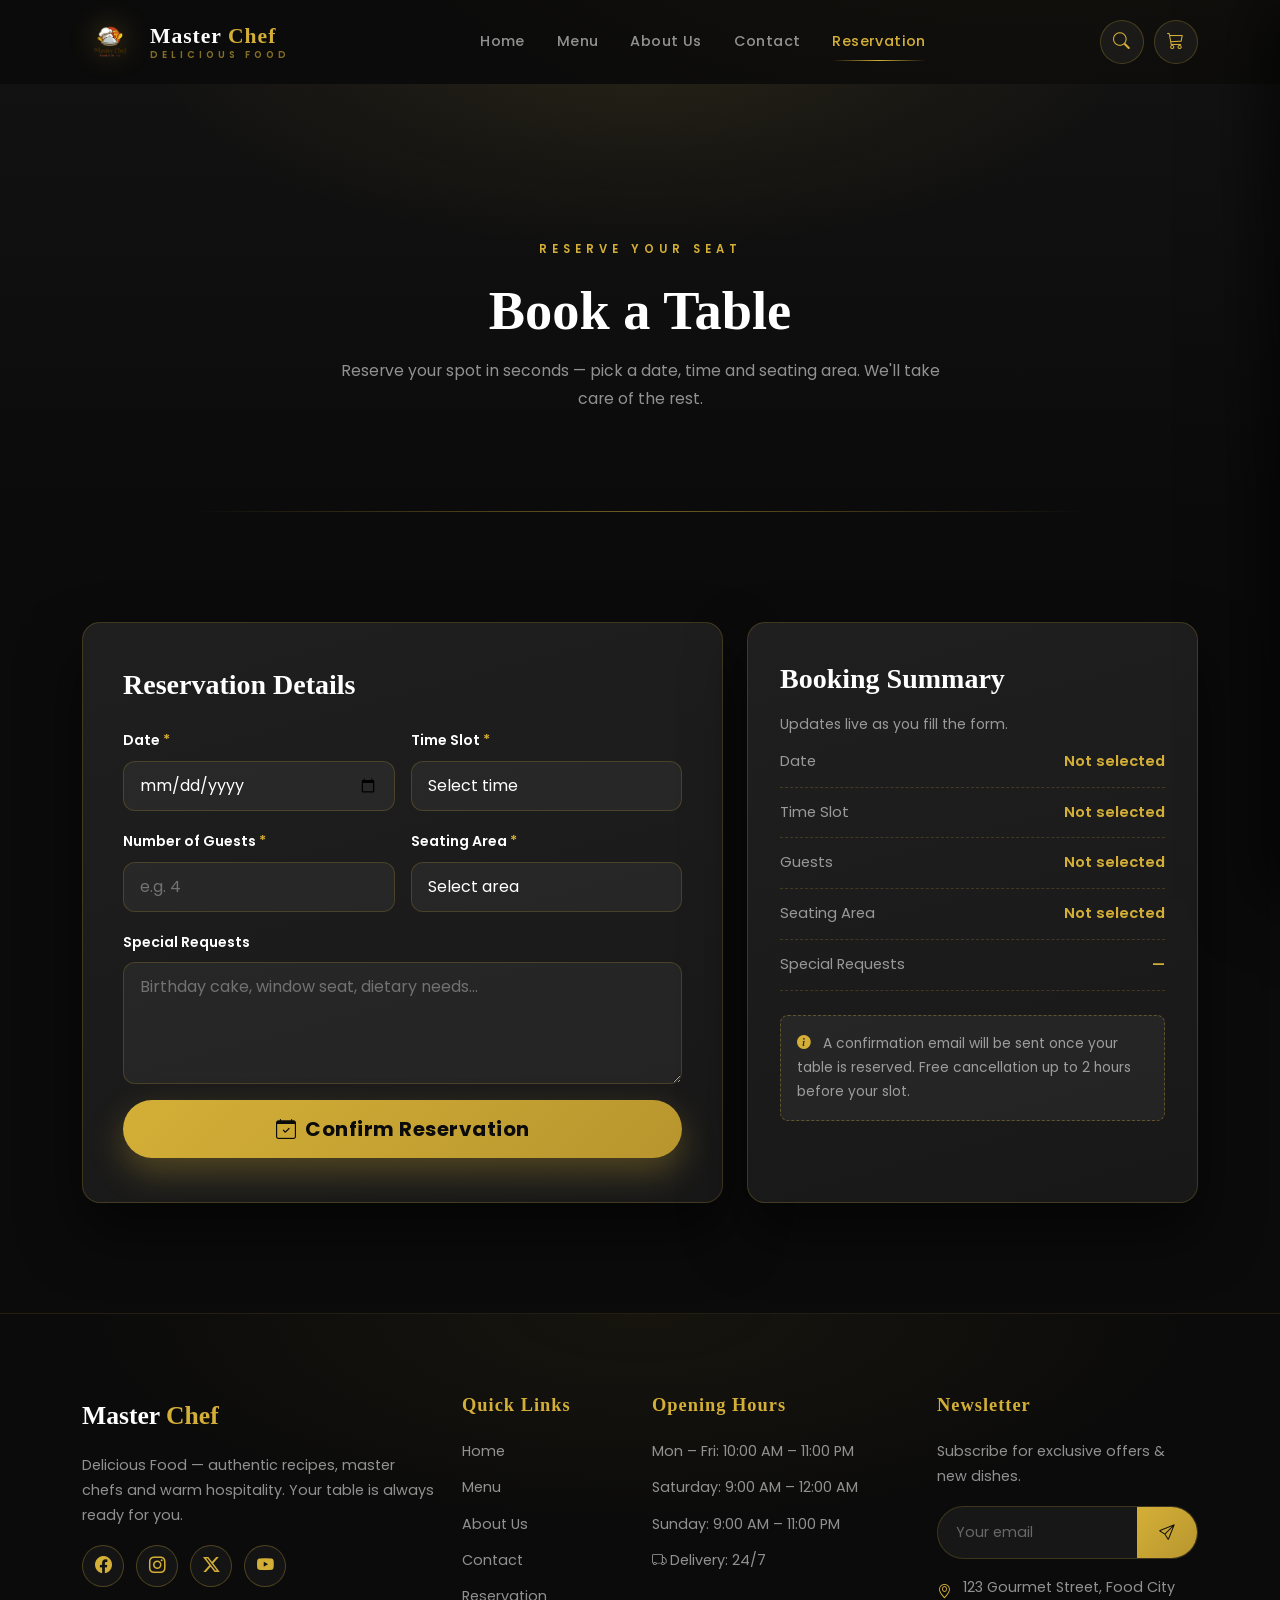
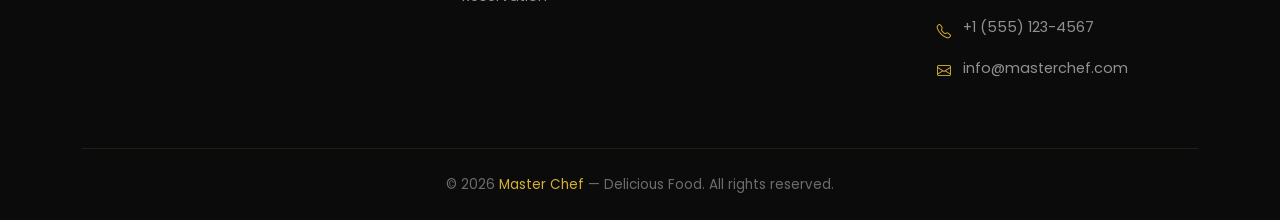
<file: reservation.html>
<!doctype html>
<html lang="en">

<head>
  <meta charset="utf-8">
  <meta name="viewport" content="width=device-width, initial-scale=1">
  <meta name="description" content="Book a table at Master Chef — choose your date, time and seating area.">
  <title>Master Chef | Table Reservation</title>

  <!-- Google Fonts -->
  <link rel="preconnect" href="https://fonts.googleapis.com">
  <link rel="preconnect" href="https://fonts.gstatic.com" crossorigin>
  <link href="https://fonts.googleapis.com/css2?family=Montserrat:wght@500;700;800;900&family=Poppins:wght@300;400;500;600;700&display=swap" rel="stylesheet">

  <!-- Bootstrap 5.3 -->
  <link href="https://cdn.jsdelivr.net/npm/bootstrap@5.3.2/dist/css/bootstrap.min.css" rel="stylesheet">
  <!-- Bootstrap Icons -->
  <link href="https://cdn.jsdelivr.net/npm/bootstrap-icons@1.11.3/font/bootstrap-icons.min.css" rel="stylesheet">
  <!-- Custom Stylesheet -->
  <link rel="stylesheet" href="css/style.css">
</head>

<body>

  <!-- ============================================================
       NAVIGATION BAR (shared)
       ============================================================ -->
  <nav class="navbar navbar-expand-lg navbar-dark navbar-master sticky-top">
    <div class="container">
      <a class="navbar-brand" href="index.html">
        <img src="images/logo.png" alt="Master Chef Logo">
        <span class="brand-text">
          <span class="brand-name">Master <span>Chef</span></span>
          <span class="brand-tag">Delicious Food</span>
        </span>
      </a>

      <button class="navbar-toggler" type="button" data-bs-toggle="collapse" data-bs-target="#mainNav"
        aria-controls="mainNav" aria-expanded="false" aria-label="Toggle navigation">
        <span class="navbar-toggler-icon"></span>
      </button>

      <div class="collapse navbar-collapse" id="mainNav">
        <ul class="navbar-nav mx-auto mb-2 mb-lg-0">
          <li class="nav-item"><a class="nav-link" href="index.html">Home</a></li>
          <li class="nav-item"><a class="nav-link" href="menu.html">Menu</a></li>
          <li class="nav-item"><a class="nav-link" href="about.html">About Us</a></li>
          <li class="nav-item"><a class="nav-link" href="contact.html">Contact</a></li>
          <li class="nav-item"><a class="nav-link active" href="reservation.html">Reservation</a></li>
        </ul>

        <div class="nav-actions">
          <button type="button" class="icon-btn" id="searchToggle" aria-label="Search">
            <i class="bi bi-search"></i>
          </button>
          <a href="menu.html" class="icon-btn" aria-label="Cart">
            <i class="bi bi-cart3"></i>
            <span class="cart-badge" id="cartCount" style="display:none;">0</span>
          </a>
        </div>
      </div>
    </div>
  </nav>

  <!-- Slide-down search bar -->
  <div class="navbar-search" id="navbarSearch">
    <div class="container">
      <form class="row g-2" role="search">
        <div class="col-10 col-sm-11">
          <input type="search" class="form-control" placeholder="Search dishes, e.g. Biryani, Pizza..." aria-label="Search dishes">
        </div>
        <div class="col-2 col-sm-1">
          <button type="submit" class="btn btn-brand w-100" aria-label="Search"><i class="bi bi-search"></i></button>
        </div>
      </form>
    </div>
  </div>

  <!-- ============================================================
       PAGE HERO
       ============================================================ -->
  <header class="page-hero">
    <div class="container">
      <span class="eyebrow">Reserve Your Seat</span>
      <h1>Book a Table</h1>
      <p>Reserve your spot in seconds — pick a date, time and seating area. We'll take care of the rest.</p>
    </div>
  </header>

  <!-- ============================================================
       RESERVATION FORM + LIVE SUMMARY
       ============================================================ -->
  <section class="section-pad">
    <div class="container">
      <div class="row g-4 justify-content-center">

        <!-- Booking form -->
        <div class="col-lg-7 reveal">
          <div class="reserve-card">
            <h3 class="mb-4">Reservation Details</h3>
            <form id="reservationForm" novalidate>
              <div class="row g-3">
                <!-- Date -->
                <div class="col-md-6">
                  <label class="form-label" for="resDate">Date <span>*</span></label>
                  <input type="date" class="form-control" id="resDate" required>
                  <div class="invalid-feedback">Please choose a valid date.</div>
                </div>
                <!-- Time slot -->
                <div class="col-md-6">
                  <label class="form-label" for="resTime">Time Slot <span>*</span></label>
                  <select class="form-select" id="resTime" required>
                    <option value="" selected disabled>Select time</option>
                    <option>11:00 AM</option>
                    <option>12:00 PM</option>
                    <option>1:00 PM</option>
                    <option>2:00 PM</option>
                    <option>6:00 PM</option>
                    <option>7:00 PM</option>
                    <option>8:00 PM</option>
                    <option>9:00 PM</option>
                    <option>10:00 PM</option>
                  </select>
                  <div class="invalid-feedback">Please select a time slot.</div>
                </div>
                <!-- Guest count -->
                <div class="col-md-6">
                  <label class="form-label" for="resGuests">Number of Guests <span>*</span></label>
                  <input type="number" class="form-control" id="resGuests" min="1" max="20" placeholder="e.g. 4" required>
                  <div class="invalid-feedback">Please enter between 1 and 20 guests.</div>
                </div>
                <!-- Seating area -->
                <div class="col-md-6">
                  <label class="form-label" for="resSeating">Seating Area <span>*</span></label>
                  <select class="form-select" id="resSeating" required>
                    <option value="" selected disabled>Select area</option>
                    <option>Indoor</option>
                    <option>Outdoor</option>
                    <option>VIP Lounge</option>
                  </select>
                  <div class="invalid-feedback">Please select a seating area.</div>
                </div>
                <!-- Special requests -->
                <div class="col-12">
                  <label class="form-label" for="resRequests">Special Requests</label>
                  <textarea class="form-control" id="resRequests" rows="4" placeholder="Birthday cake, window seat, dietary needs..."></textarea>
                </div>
                <div class="col-12">
                  <button type="submit" class="btn btn-brand w-100 btn-lg"><i class="bi bi-calendar-check"></i> Confirm Reservation</button>
                </div>
              </div>
              <div class="form-feedback" role="status"></div>
            </form>
          </div>
        </div>

        <!-- Live booking summary -->
        <div class="col-lg-5 reveal">
          <div class="contact-info-card booking-summary">
            <h3 class="mb-3">Booking Summary</h3>
            <p style="font-size:0.88rem;">Updates live as you fill the form.</p>

            <div class="summary-row">
              <span class="k">Date</span>
              <span class="v" id="sumDate">Not selected</span>
            </div>
            <div class="summary-row">
              <span class="k">Time Slot</span>
              <span class="v" id="sumTime">Not selected</span>
            </div>
            <div class="summary-row">
              <span class="k">Guests</span>
              <span class="v" id="sumGuests">Not selected</span>
            </div>
            <div class="summary-row">
              <span class="k">Seating Area</span>
              <span class="v" id="sumSeating">Not selected</span>
            </div>
            <div class="summary-row">
              <span class="k">Special Requests</span>
              <span class="v" id="sumRequests">—</span>
            </div>

            <div class="mt-4 p-3 rounded-3" style="background: rgba(255,255,255,0.05); border: 1px dashed rgba(212,175,55,0.35); font-size: 0.86rem; color: var(--text-muted);">
              <i class="bi bi-info-circle-fill me-2" style="color: var(--gold);"></i>
              A confirmation email will be sent once your table is reserved. Free cancellation up to 2 hours before your slot.
            </div>
          </div>
        </div>

      </div>
    </div>
  </section>

  <!-- ============================================================
       FOOTER (shared)
       ============================================================ -->
  <footer class="site-footer">
    <div class="container">
      <div class="row g-4">
        <div class="col-md-6 col-lg-4">
          <div class="footer-brand">Master <span>Chef</span></div>
          <p>Delicious Food — authentic recipes, master chefs and warm hospitality. Your table is always ready for you.</p>
          <div class="social-links mt-3">
            <a href="#" aria-label="Facebook"><i class="bi bi-facebook"></i></a>
            <a href="#" aria-label="Instagram"><i class="bi bi-instagram"></i></a>
            <a href="#" aria-label="Twitter"><i class="bi bi-twitter-x"></i></a>
            <a href="#" aria-label="YouTube"><i class="bi bi-youtube"></i></a>
          </div>
        </div>

        <div class="col-md-6 col-lg-2">
          <h5>Quick Links</h5>
          <ul>
            <li><a href="index.html">Home</a></li>
            <li><a href="menu.html">Menu</a></li>
            <li><a href="about.html">About Us</a></li>
            <li><a href="contact.html">Contact</a></li>
            <li><a href="reservation.html">Reservation</a></li>
          </ul>
        </div>

        <div class="col-md-6 col-lg-3">
          <h5>Opening Hours</h5>
          <ul>
            <li>Mon – Fri: 10:00 AM – 11:00 PM</li>
            <li>Saturday: 9:00 AM – 12:00 AM</li>
            <li>Sunday: 9:00 AM – 11:00 PM</li>
            <li class="mt-2"><i class="bi bi-truck"></i> Delivery: 24/7</li>
          </ul>
        </div>

        <div class="col-md-6 col-lg-3">
          <h5>Newsletter</h5>
          <p>Subscribe for exclusive offers &amp; new dishes.</p>
          <form class="newsletter-box">
            <input type="email" placeholder="Your email" required aria-label="Email address">
            <button type="submit" aria-label="Subscribe"><i class="bi bi-send"></i></button>
          </form>
          <p class="mt-2" id="newsletterNote" style="display:none; color: var(--gold); font-weight:600;"></p>
          <ul class="footer-contact mt-3">
            <li><i class="bi bi-geo-alt"></i><span>123 Gourmet Street, Food City</span></li>
            <li><i class="bi bi-telephone"></i><span>+1 (555) 123-4567</span></li>
            <li><i class="bi bi-envelope"></i><span>info@masterchef.com</span></li>
          </ul>
        </div>
      </div>

      <div class="footer-bottom text-center">
        &copy; 2026 <a href="index.html">Master Chef</a> — Delicious Food. All rights reserved.
      </div>
    </div>
  </footer>

  <!-- Back-to-top + cart toast -->
  <a href="#" class="back-to-top" aria-label="Back to top"><i class="bi bi-arrow-up"></i></a>
  <div class="cart-toast" id="cartToast"></div>

  <!-- Cart drawer -->
  <div class="cart-overlay" id="cartOverlay"></div>
  <aside class="cart-drawer" id="cartDrawer" aria-label="Shopping cart">
    <div class="cart-drawer-header">
      <h5><i class="bi bi-bag"></i> Your Order</h5>
      <button type="button" class="cart-close" id="cartClose" aria-label="Close cart"><i class="bi bi-x-lg"></i></button>
    </div>
    <div class="cart-drawer-items" id="cartItems"></div>
    <div class="cart-drawer-footer">
      <div class="cart-total-row">
        <span>Subtotal</span>
        <span class="cart-total" id="cartTotal">$0.00</span>
      </div>
      <button type="button" class="btn btn-brand w-100" id="cartCheckout"><i class="bi bi-bag-check"></i> Proceed to Checkout</button>
      <button type="button" class="btn btn-ghost w-100 mt-2" id="cartClearAll"><i class="bi bi-trash"></i> Clear Cart</button>
    </div>
  </aside>

  <!-- Bootstrap JS bundle + custom scripts -->
  <script src="https://cdn.jsdelivr.net/npm/bootstrap@5.3.2/dist/js/bootstrap.bundle.min.js"></script>
  <script src="js/main.js"></script>
</body>

</html>
</file>
<file: css/style.css>
/* ============================================================
   MASTER CHEF — Delicious Food
   High-End Luxury Dark Theme
   ------------------------------------------------------------
   Palette:
   - Background: Ultra-dark charcoal / rich matte black #0B0B0B / #121212
   - Surfaces:   Deep obsidian #181818 + 1px gold border glow
   - Accents:    Metallic Gold #D4AF37, Warm Saffron #E65100, White #FFF
   Details: glassmorphism, golden glows, hover-zoom, deep shadows,
   premium serif typography (Playfair Display).
   ============================================================ */

/* ------------------------------------------------------------
   1. Design Tokens
   ------------------------------------------------------------ */
:root {
  /* Backgrounds */
  --bg-0: #0B0B0B;
  --bg-1: #121212;
  --surface: #181818;
  --surface-2: #1F1F1F;

  /* Accents */
  --gold: #D4AF37;
  --gold-soft: rgba(212, 175, 55, 0.6);
  --gold-rgb: 212, 175, 55;
  --saffron: #E65100;
  --saffron-rgb: 230, 81, 0;
  --white: #FFFFFF;

  /* Text */
  --text-body: rgba(255, 255, 255, 0.84);
  --text-muted: rgba(255, 255, 255, 0.55);

  /* Lines & glass */
  --border-gold: 1px solid rgba(212, 175, 55, 0.2);
  --glass: rgba(18, 18, 18, 0.7);
  --glass-blur: blur(12px);

  /* Effects */
  --radius-lg: 18px;
  --radius-md: 14px;
  --shadow-deep: 0 30px 60px rgba(0, 0, 0, 0.55);
  --shadow-gold: 0 14px 38px rgba(var(--gold-rgb), 0.16);
  --glow-gold: 0 0 0 4px rgba(var(--gold-rgb), 0.16);

  /* Typography */
  --font-serif: "Playfair Display", Georgia, serif;
  --font-body: "Poppins", "Segoe UI", sans-serif;

  --transition: all 0.4s cubic-bezier(0.25, 0.8, 0.25, 1);
}

/* ------------------------------------------------------------
   2. Base / Reset
   ------------------------------------------------------------ */
* { box-sizing: border-box; }

html { scroll-behavior: smooth; }

body {
  margin: 0;
  font-family: var(--font-body);
  font-size: 0.98rem;
  background-color: var(--bg-0);
  background-image: radial-gradient(1200px 600px at 80% -10%, rgba(var(--gold-rgb), 0.05), transparent 60%);
  color: var(--text-body);
  line-height: 1.75;
  overflow-x: hidden;
}

h1, h2, h3, h4, h5, h6 {
  font-family: var(--font-serif);
  font-weight: 700;
  line-height: 1.25;
  color: var(--white);
}

a { text-decoration: none; transition: var(--transition); }
img { max-width: 100%; height: auto; }
button { font-family: inherit; }

::selection { background: var(--gold); color: #0B0B0B; }

::-webkit-scrollbar { width: 10px; }
::-webkit-scrollbar-track { background: var(--bg-1); }
::-webkit-scrollbar-thumb { background: linear-gradient(180deg, var(--gold), var(--saffron)); border-radius: 8px; }

/* ------------------------------------------------------------
   3. Reusable Helpers
   ------------------------------------------------------------ */
.section-pad { padding: 110px 0; }
@media (max-width: 768px) { .section-pad { padding: 70px 0; } }

/* Alternating slightly-lighter dark band */
.section-alt { background: linear-gradient(180deg, var(--bg-0) 0%, var(--bg-1) 50%, var(--bg-0) 100%); }

/* Luxury dark surface card */
.dark-card {
  position: relative;
  background: linear-gradient(165deg, var(--surface-2) 0%, var(--surface) 55%, var(--bg-1) 100%);
  color: var(--text-body);
  border: var(--border-gold);
  border-radius: var(--radius-lg);
  box-shadow: var(--shadow-deep);
  overflow: hidden;
  height: 100%;
  transition: var(--transition);
}

.dark-card::before {
  content: "";
  position: absolute;
  inset: 0 0 auto 0;
  height: 2px;
  background: linear-gradient(90deg, transparent, var(--gold), transparent);
  opacity: 0.85;
}

.dark-card:hover {
  transform: translateY(-6px);
  border-color: rgba(var(--gold-rgb), 0.45);
  box-shadow: var(--shadow-deep), var(--shadow-gold);
}

/* Section heading */
.section-heading .eyebrow {
  display: inline-block;
  font-size: 0.72rem;
  font-weight: 600;
  letter-spacing: 5px;
  text-transform: uppercase;
  color: var(--gold);
  margin-bottom: 14px;
}

.section-heading .eyebrow::before,
.section-heading .eyebrow::after {
  content: "—";
  color: var(--gold);
  margin: 0 10px;
  opacity: 0.6;
}

.section-heading h2 {
  font-size: clamp(1.9rem, 3.6vw, 3rem);
  color: var(--white);
  margin-bottom: 14px;
}

.section-heading p { color: var(--text-muted); max-width: 640px; margin: 0 auto; }

.section-heading .accent-underline {
  width: 90px;
  height: 1px;
  margin: 22px auto 0;
  background: linear-gradient(90deg, transparent, var(--gold), transparent);
}

/* Gold primary button */
.btn-brand {
  display: inline-flex;
  align-items: center;
  justify-content: center;
  gap: 9px;
  background: linear-gradient(135deg, var(--gold) 0%, #b8962e 100%);
  border: none;
  color: #0B0B0B !important;
  font-weight: 700;
  letter-spacing: 0.5px;
  padding: 14px 32px;
  border-radius: 50px;
  box-shadow: 0 14px 34px rgba(var(--gold-rgb), 0.3);
  transition: var(--transition);
}

.btn-brand:hover {
  transform: translateY(-3px);
  box-shadow: 0 20px 44px rgba(var(--gold-rgb), 0.45);
  filter: brightness(1.08);
}

/* Ghost button (dark outline gold) */
.btn-ghost {
  display: inline-flex;
  align-items: center;
  justify-content: center;
  gap: 9px;
  background: rgba(255, 255, 255, 0.04);
  border: 1px solid rgba(var(--gold-rgb), 0.45);
  color: var(--white) !important;
  font-weight: 600;
  padding: 13px 30px;
  border-radius: 50px;
  transition: var(--transition);
}

.btn-ghost:hover {
  background: rgba(var(--gold-rgb), 0.12);
  border-color: var(--gold);
  color: var(--gold) !important;
  transform: translateY(-3px);
  box-shadow: var(--shadow-gold);
}

/* Gold star ratings */
.stars { color: var(--gold); letter-spacing: 3px; font-size: 0.9rem; text-shadow: 0 0 12px rgba(var(--gold-rgb), 0.5); }

/* Scroll reveal */
.reveal { opacity: 0; transform: translateY(34px); transition: opacity 0.8s ease, transform 0.8s ease; }
.reveal.visible { opacity: 1; transform: translateY(0); }

@media (prefers-reduced-motion: reduce) {
  * { animation: none !important; transition: none !important; }
  .reveal { opacity: 1; transform: none; }
}

/* ------------------------------------------------------------
   4. Luxury Floating Glass Navigation
   ------------------------------------------------------------ */
.navbar-master {
  position: sticky;
  top: 0;
  z-index: 1000;
  padding: 14px 0;
  background: transparent;
}

/* Floating glass pill shell */
.navbar-master .navbar-shell {
  background: var(--glass);
  -webkit-backdrop-filter: var(--glass-blur);
  backdrop-filter: var(--glass-blur);
  border: var(--border-gold);
  border-radius: 999px;
  padding: 8px 18px;
  box-shadow: 0 20px 60px rgba(0, 0, 0, 0.6), inset 0 1px 0 rgba(255, 255, 255, 0.05);
}

.navbar-master .navbar-brand {
  display: inline-flex;
  align-items: center;
  gap: 12px;
  padding: 0;
}

.navbar-master .navbar-brand img {
  height: 56px;
  width: auto;
  filter: drop-shadow(0 0 14px rgba(var(--gold-rgb), 0.35));
}

.navbar-master .brand-text { display: flex; flex-direction: column; line-height: 1.15; }

.navbar-master .brand-text .brand-name {
  font-family: var(--font-serif);
  font-weight: 700;
  font-size: 1.35rem;
  letter-spacing: 1px;
  color: var(--white);
}

.navbar-master .brand-text .brand-name span { color: var(--gold); }

.navbar-master .brand-text .brand-tag {
  font-size: 0.6rem;
  letter-spacing: 4px;
  text-transform: uppercase;
  color: var(--gold-soft);
  font-weight: 600;
}

.navbar-master .navbar-collapse { align-items: center; }
.navbar-master .navbar-nav { gap: 2px; align-items: center; }

.navbar-master .nav-link {
  color: var(--text-muted) !important;
  font-weight: 500;
  font-size: 0.9rem;
  letter-spacing: 0.4px;
  padding: 8px 15px !important;
  border-radius: 40px;
  position: relative;
}

.navbar-master .nav-link::after {
  content: "";
  position: absolute;
  left: 15px;
  right: 15px;
  bottom: 2px;
  height: 1px;
  background: linear-gradient(90deg, transparent, var(--gold), transparent);
  transform: scaleX(0);
  transform-origin: left;
  transition: transform 0.35s ease;
}

.navbar-master .nav-link:hover::after,
.navbar-master .nav-link.active::after { transform: scaleX(1); }

.navbar-master .nav-link:hover,
.navbar-master .nav-link.active { color: var(--gold) !important; }

/* Search + cart actions */
.navbar-master .nav-actions { display: flex; align-items: center; gap: 10px; }

.navbar-master .icon-btn {
  position: relative;
  width: 44px;
  height: 44px;
  display: flex;
  align-items: center;
  justify-content: center;
  border-radius: 50%;
  background: rgba(255, 255, 255, 0.05);
  border: 1px solid rgba(var(--gold-rgb), 0.25);
  color: var(--gold);
  font-size: 1.05rem;
  transition: var(--transition);
}

.navbar-master .icon-btn:hover {
  background: var(--gold);
  color: #0B0B0B;
  transform: translateY(-2px);
  box-shadow: var(--shadow-gold);
}

/* Animated cart count badge */
.navbar-master .cart-badge {
  position: absolute;
  top: -4px;
  right: -6px;
  min-width: 21px;
  height: 21px;
  padding: 0 6px;
  display: flex;
  align-items: center;
  justify-content: center;
  border-radius: 50px;
  background: linear-gradient(135deg, var(--gold), var(--saffron));
  color: #0B0B0B;
  font-size: 0.68rem;
  font-weight: 800;
  box-shadow: 0 0 12px rgba(var(--gold-rgb), 0.5);
}

.cart-badge.bump { animation: bump 0.45s ease; }

@keyframes bump {
  0% { transform: scale(1); }
  50% { transform: scale(1.55); }
  100% { transform: scale(1); }
}

.navbar-master .navbar-toggler { border-color: rgba(var(--gold-rgb), 0.4); }
.navbar-master .navbar-toggler:focus { box-shadow: 0 0 0 3px rgba(var(--gold-rgb), 0.35); }
.navbar-master .navbar-toggler-icon {
  background-image: url("data:image/svg+xml;charset=utf8,%3Csvg viewBox='0 0 30 30' xmlns='http://www.w3.org/2000/svg'%3E%3Cpath stroke='%23D4AF37' stroke-width='2' stroke-linecap='round' d='M4 7h22M4 15h22M4 23h22'/%3E%3C/svg%3E");
}

@media (max-width: 991px) {
  .navbar-master .navbar-shell { border-radius: 24px; }
  .navbar-master .navbar-nav { gap: 2px; margin-top: 10px; padding: 10px 0; border-top: 1px solid rgba(var(--gold-rgb), 0.15); }
  .navbar-master .nav-link { text-align: center; }
  .navbar-master .nav-actions { justify-content: center; margin-top: 10px; }
}

/* Slide-down glass search bar */
.navbar-search {
  display: none;
  position: sticky;
  top: 88px;
  z-index: 999;
  background: rgba(18, 18, 18, 0.92);
  -webkit-backdrop-filter: blur(12px);
  backdrop-filter: blur(12px);
  padding: 16px 0;
  border-bottom: var(--border-gold);
}

.navbar-search.open { display: block; animation: slideDown 0.35s ease; }

.navbar-search .form-control {
  background: rgba(255, 255, 255, 0.06);
  border: 1px solid rgba(var(--gold-rgb), 0.3);
  color: var(--white);
  border-radius: 50px;
  padding: 12px 22px;
}

.navbar-search .form-control:focus {
  background: rgba(255, 255, 255, 0.1);
  border-color: var(--gold);
  box-shadow: 0 0 0 4px rgba(var(--gold-rgb), 0.2);
  color: var(--white);
}

.navbar-search .form-control::placeholder { color: rgba(255, 255, 255, 0.4); }

@keyframes slideDown {
  from { opacity: 0; transform: translateY(-12px); }
  to { opacity: 1; transform: translateY(0); }
}

/* ------------------------------------------------------------
   5. Cinematic Hero
   ------------------------------------------------------------ */
.hero {
  position: relative;
  min-height: 100vh;
  display: flex;
  align-items: center;
  justify-content: center;
  text-align: center;
  background-image: url("../images/hero-bg.jpg");
  background-size: cover;
  background-position: center;
  color: var(--white);
  overflow: hidden;
}

/* Ambient dark overlay — rich, moody, cinematic */
.hero::before {
  content: "";
  position: absolute;
  inset: 0;
  background:
    radial-gradient(80% 60% at 50% 35%, transparent 30%, rgba(11, 11, 11, 0.55) 100%),
    linear-gradient(180deg, rgba(11, 11, 11, 0.35) 0%, rgba(11, 11, 11, 0.55) 55%, var(--bg-0) 100%);
  pointer-events: none;
}

/* Golden ambient glow behind the headline */
.hero::after {
  content: "";
  position: absolute;
  top: 22%;
  left: 50%;
  transform: translateX(-50%);
  width: 640px;
  height: 260px;
  background: radial-gradient(50% 50% at 50% 50%, rgba(var(--gold-rgb), 0.18), transparent 70%);
  filter: blur(30px);
  pointer-events: none;
}

.hero .container { position: relative; z-index: 2; max-width: 860px; }

.hero-eyebrow {
  display: inline-block;
  font-size: 0.7rem;
  font-weight: 600;
  letter-spacing: 6px;
  text-transform: uppercase;
  color: var(--gold);
  margin-bottom: 26px;
}

.hero-eyebrow::before,
.hero-eyebrow::after {
  content: "✦";
  margin: 0 14px;
  color: var(--gold);
  font-size: 0.8rem;
}

.hero h1 {
  font-size: clamp(2.6rem, 6.5vw, 4.8rem);
  font-weight: 800;
  line-height: 1.1;
  color: var(--white);
  margin-bottom: 22px;
  text-shadow: 0 18px 50px rgba(0, 0, 0, 0.6);
}

.hero h1 .highlight {
  font-style: italic;
  background: linear-gradient(90deg, var(--gold), #f5d97a, var(--gold));
  -webkit-background-clip: text;
  background-clip: text;
  color: transparent;
}

.hero .lead {
  font-size: clamp(1rem, 1.6vw, 1.2rem);
  font-weight: 300;
  letter-spacing: 0.4px;
  color: rgba(255, 255, 255, 0.78);
  max-width: 600px;
  margin: 0 auto 40px;
}

.hero .lead strong { color: var(--gold); font-weight: 600; }

.hero-actions { display: flex; flex-wrap: wrap; justify-content: center; gap: 16px; }

/* Scroll-down cue */
.hero-scroll {
  position: absolute;
  bottom: 30px;
  left: 50%;
  transform: translateX(-50%);
  color: var(--gold-soft);
  font-size: 1.4rem;
  animation: floatY 2.4s ease-in-out infinite;
  z-index: 2;
}

@keyframes floatY {
  0%, 100% { transform: translate(-50%, 0); }
  50% { transform: translate(-50%, 10px); }
}

/* ------------------------------------------------------------
   6. Premium Food Gallery
   ------------------------------------------------------------ */
.gallery-filter .tab-btn {
  border: 1px solid rgba(var(--gold-rgb), 0.3);
  background: transparent;
  color: var(--text-muted);
  font-weight: 600;
  font-size: 0.85rem;
  letter-spacing: 1px;
  text-transform: uppercase;
  padding: 10px 24px;
  border-radius: 50px;
  transition: var(--transition);
  cursor: pointer;
}

.gallery-filter .tab-btn:hover { border-color: var(--gold); color: var(--gold); }

.gallery-filter .tab-btn.active {
  background: linear-gradient(135deg, var(--gold), #b8962e);
  border-color: transparent;
  color: #0B0B0B;
  box-shadow: var(--shadow-gold);
}

/* Masonry layout via CSS columns */
.gallery-grid {
  columns: 3 320px;
  column-gap: 22px;
}

.gallery-item {
  position: relative;
  break-inside: avoid;
  margin-bottom: 22px;
  border-radius: var(--radius-lg);
  overflow: hidden;
  border: var(--border-gold);
  box-shadow: var(--shadow-deep);
  cursor: pointer;
  transition: var(--transition);
}

.gallery-item img {
  width: 100%;
  height: auto;
  display: block;
  transition: transform 0.7s cubic-bezier(0.25, 0.8, 0.25, 1);
}

/* Hover: zoom image + dark overlay + gold zoom icon */
.gallery-item .gallery-overlay {
  position: absolute;
  inset: 0;
  display: flex;
  flex-direction: column;
  align-items: center;
  justify-content: center;
  gap: 10px;
  background: linear-gradient(180deg, rgba(11, 11, 11, 0) 40%, rgba(11, 11, 11, 0.85) 100%);
  opacity: 0;
  transition: var(--transition);
}

.gallery-item:hover .gallery-overlay { opacity: 1; }
.gallery-item:hover img { transform: scale(1.1); }

.gallery-item .zoom-icon {
  width: 52px;
  height: 52px;
  display: flex;
  align-items: center;
  justify-content: center;
  border-radius: 50%;
  background: rgba(var(--gold-rgb), 0.16);
  border: 1px solid var(--gold);
  color: var(--gold);
  font-size: 1.2rem;
  transform: translateY(14px) scale(0.7);
  transition: var(--transition);
}

.gallery-item:hover .zoom-icon { transform: translateY(0) scale(1); }

.gallery-item .gallery-title {
  color: var(--white);
  font-family: var(--font-serif);
  font-size: 1.15rem;
  font-weight: 700;
  margin: 0;
  transform: translateY(14px);
  transition: var(--transition);
}

.gallery-item:hover .gallery-title { transform: translateY(0); }

.gallery-item .gallery-tag {
  font-size: 0.66rem;
  letter-spacing: 3px;
  text-transform: uppercase;
  color: var(--gold);
  margin: 0;
  transform: translateY(14px);
  transition: var(--transition);
}

.gallery-item:hover .gallery-tag { transform: translateY(0); }

/* Filtered-out gallery items */
.gallery-item.hidden { display: none; }

/* Lightbox */
.lightbox {
  position: fixed;
  inset: 0;
  z-index: 3000;
  display: flex;
  flex-direction: column;
  align-items: center;
  justify-content: center;
  gap: 18px;
  background: rgba(11, 11, 11, 0.94);
  -webkit-backdrop-filter: blur(10px);
  backdrop-filter: blur(10px);
  opacity: 0;
  visibility: hidden;
  transition: var(--transition);
}

.lightbox.open { opacity: 1; visibility: visible; }

.lightbox img {
  max-width: min(92vw, 1000px);
  max-height: 74vh;
  border-radius: var(--radius-lg);
  border: var(--border-gold);
  box-shadow: var(--shadow-deep);
  transform: scale(0.92);
  transition: var(--transition);
}

.lightbox.open img { transform: scale(1); }

.lightbox .lightbox-title { color: var(--gold); font-family: var(--font-serif); font-size: 1.3rem; margin: 0; }

.lightbox-close {
  position: absolute;
  top: 26px;
  right: 30px;
  width: 48px;
  height: 48px;
  display: flex;
  align-items: center;
  justify-content: center;
  border-radius: 50%;
  background: rgba(255, 255, 255, 0.06);
  border: 1px solid rgba(var(--gold-rgb), 0.4);
  color: var(--gold);
  font-size: 1.3rem;
  transition: var(--transition);
}

.lightbox-close:hover { background: var(--gold); color: #0B0B0B; }

/* ------------------------------------------------------------
   7. Cinematic Video Showcase
   ------------------------------------------------------------ */
.video-banner {
  position: relative;
  min-height: 84vh;
  display: flex;
  align-items: center;
  justify-content: center;
  text-align: center;
  overflow: hidden;
}

.video-banner video {
  position: absolute;
  inset: 0;
  width: 100%;
  height: 100%;
  object-fit: cover;
  filter: brightness(0.55) saturate(1.1);
}

.video-banner::after {
  content: "";
  position: absolute;
  inset: 0;
  background: linear-gradient(180deg, var(--bg-0) 0%, rgba(11, 11, 11, 0.4) 50%, var(--bg-0) 100%);
  pointer-events: none;
}

.video-banner .video-content {
  position: relative;
  z-index: 2;
  max-width: 720px;
  padding: 0 20px;
}

.video-banner .eyebrow {
  display: inline-block;
  font-size: 0.7rem;
  letter-spacing: 6px;
  text-transform: uppercase;
  color: var(--gold);
  margin-bottom: 18px;
}

.video-banner h2 {
  font-size: clamp(1.9rem, 4vw, 3.2rem);
  color: var(--white);
  margin-bottom: 16px;
  text-shadow: 0 12px 40px rgba(0, 0, 0, 0.7);
}

.video-banner h2 em { color: var(--gold); font-style: italic; }

.video-banner p { color: rgba(255, 255, 255, 0.75); margin-bottom: 28px; }

/* Decorative golden frame corners */
.video-frame {
  position: absolute;
  z-index: 2;
  inset: 26px;
  pointer-events: none;
}

.video-frame::before,
.video-frame::after {
  content: "";
  position: absolute;
  width: 72px;
  height: 72px;
  border: 1px solid rgba(var(--gold-rgb), 0.4);
  transition: width 0.4s ease, height 0.4s ease;
}

.video-frame::before {
  top: 0;
  left: 0;
  border-right: 0;
  border-bottom: 0;
}

.video-frame::after {
  bottom: 0;
  right: 0;
  border-left: 0;
  border-top: 0;
}

.video-banner:hover .video-frame::before,
.video-banner:hover .video-frame::after {
  width: 110px;
  height: 110px;
}

/* Mute / unmute floating control */
.mute-toggle {
  position: absolute;
  top: 30px;
  right: 34px;
  z-index: 3;
  width: 46px;
  height: 46px;
  display: flex;
  align-items: center;
  justify-content: center;
  border-radius: 50%;
  background: rgba(18, 18, 18, 0.55);
  -webkit-backdrop-filter: blur(8px);
  backdrop-filter: blur(8px);
  border: 1px solid rgba(var(--gold-rgb), 0.35);
  color: var(--gold);
  font-size: 1.05rem;
  transition: var(--transition);
  cursor: pointer;
}

.mute-toggle:hover {
  background: var(--gold);
  color: #0B0B0B;
  transform: translateY(-2px);
  box-shadow: var(--shadow-gold);
}

@media (max-width: 576px) {
  .mute-toggle { top: 20px; right: 20px; width: 40px; height: 40px; }
  .video-frame { inset: 16px; }
}

/* Play button wrap + pulse rings */
.play-wrap { position: relative; width: 84px; height: 84px; margin: 0 auto 24px; }

.play-btn {
  position: relative;
  width: 84px;
  height: 84px;
  display: flex;
  align-items: center;
  justify-content: center;
  border-radius: 50%;
  background: rgb(20, 20, 20);
  border: 1.5px solid var(--gold);
  color: var(--gold);
  font-size: 1.9rem;
  transition: var(--transition);
  cursor: pointer;
  z-index: 2;
  box-shadow: 0 0 24px rgba(var(--gold-rgb), 0.25), inset 0 0 18px rgba(var(--gold-rgb), 0.12);
}

.play-btn:hover {
  background: linear-gradient(135deg, var(--gold), #b8962e);
  color: #0B0B0B;
  transform: scale(1.1);
  box-shadow: 0 0 44px rgba(var(--gold-rgb), 0.55);
}

.pulse-ring {
  position: absolute;
  inset: 0;
  border-radius: 50%;
  border: 1px solid rgba(var(--gold-rgb), 0.45);
  animation: pulseRing 2.4s cubic-bezier(0.25, 0.8, 0.25, 1) infinite;
  pointer-events: none;
}

.pulse-ring-2 { animation-delay: 1.2s; }

@keyframes pulseRing {
  0% { transform: scale(1); opacity: 0.9; }
  70% { transform: scale(1.75); opacity: 0; }
  100% { transform: scale(1.75); opacity: 0; }
}

@media (prefers-reduced-motion: reduce) {
  .pulse-ring { animation: none; }
}

/* Video banner playing state — video takes over full width */
.video-banner.is-playing video { filter: brightness(0.9) saturate(1.15); }

.video-banner.is-playing::after {
  background: linear-gradient(180deg, rgba(11, 11, 11, 0.1) 0%, rgba(11, 11, 11, 0.25) 60%, var(--bg-0) 100%);
}

.video-banner.is-playing .video-content {
  opacity: 0;
  visibility: hidden;
  transform: translateY(18px);
  pointer-events: none;
}

.video-banner.is-playing .video-frame { opacity: 0.15; }

.video-banner.is-playing .mute-toggle { opacity: 0; visibility: hidden; }

.video-content { transition: opacity 0.45s ease, transform 0.45s ease, visibility 0.45s ease; }

/* Small hint under the call-to-action */
.play-hint {
  display: block;
  margin-top: 18px;
  font-size: 0.78rem;
  letter-spacing: 1px;
  color: rgba(255, 255, 255, 0.55);
}

.play-hint i { color: var(--gold); margin-right: 6px; }

/* ------------------------------------------------------------
   7b. Animated Biryani Plate (CSS only)
   ------------------------------------------------------------ */
.plate-stage {
  position: absolute;
  inset: 0;
  z-index: 1;
  display: flex;
  align-items: center;
  justify-content: center;
  pointer-events: none;
  opacity: 0;
  visibility: hidden;
  transition: opacity 0.5s ease, visibility 0.5s ease;
}

.plate-stage.running { opacity: 1; visibility: visible; }

/* The plate + rim */
.plate {
  position: relative;
  width: 320px;
  height: 320px;
  border-radius: 50%;
  background: radial-gradient(circle at 32% 28%, #f4f1e8, #cfc4ab 55%, #a89c83 100%);
  box-shadow: 0 30px 80px rgba(0, 0, 0, 0.6), inset 0 -10px 30px rgba(0,0,0,0.18);
  display: flex;
  align-items: center;
  justify-content: center;
}

.plate-rim {
  position: absolute;
  inset: 22px;
  border-radius: 50%;
  border: 6px solid var(--gold);
  opacity: 0.75;
  box-shadow: 0 0 30px rgba(var(--gold-rgb), 0.35);
}

/* Rice mound that "jumps up" when playing */
.rice-mound {
  position: relative;
  width: 200px;
  height: 130px;
  border-radius: 50% 50% 46% 46% / 70% 70% 38% 38%;
  background: linear-gradient(180deg, #fff6df 0%, #f7e7bd 55%, #e8d199 100%);
  box-shadow: inset 0 -12px 24px rgba(180, 140, 60, 0.35);
  transform-origin: center bottom;
}

.plate-stage.running .rice-mound { animation: riceBob 1.4s ease-in-out infinite; }

@keyframes riceBob {
  0%, 100% { transform: translateY(0) scaleY(1); }
  40% { transform: translateY(-18px) scaleY(1.06); }
  70% { transform: translateY(2px) scaleY(0.98); }
}

/* Grains scattered on the mound, each animating up */
.grain {
  position: absolute;
  width: 26px;
  height: 12px;
  border-radius: 50%;
  background: #fffbea;
  box-shadow: 0 2px 4px rgba(0, 0, 0, 0.15);
  bottom: 14px;
  opacity: 0;
}

.grain::before {
  content: "";
  position: absolute;
  left: 50%;
  top: 50%;
  width: 18px;
  height: 6px;
  border-radius: 50%;
  background: rgba(120, 90, 30, 0.3);
  transform: translate(-50%, -50%);
}

.grain:nth-child(1) { left: 12%; }
.grain:nth-child(2) { left: 22%; }
.grain:nth-child(3) { left: 32%; }
.grain:nth-child(4) { left: 40%; }
.grain:nth-child(5) { left: 48%; }
.grain:nth-child(6) { left: 56%; }
.grain:nth-child(7) { left: 64%; }
.grain:nth-child(8) { left: 72%; }
.grain:nth-child(9) { left: 80%; }
.grain:nth-child(10) { left: 50%; bottom: 40px; }
.grain:nth-child(11) { left: 26%; bottom: 46px; }
.grain:nth-child(12) { left: 66%; bottom: 48px; }
.grain:nth-child(13) { left: 38%; bottom: 60px; }
.grain:nth-child(14) { left: 58%; bottom: 64px; }
.grain:nth-child(15) { left: 46%; bottom: 80px; }
.grain:nth-child(16) { left: 16%; bottom: 30px; }
.grain:nth-child(17) { left: 84%; bottom: 34px; }
.grain:nth-child(18) { left: 6%; bottom: 20px; }
.grain:nth-child(19) { left: 92%; bottom: 22px; }
.grain:nth-child(20) { left: 30%; bottom: 70px; }

.plate-stage.running .grain {
  animation: grainFly 1.2s ease-in-out infinite;
  animation-delay: calc(var(--i) * 0.08s);
}

@keyframes grainFly {
  0% { opacity: 0; transform: translateY(14px) rotate(0deg) scale(0.5); }
  40% { opacity: 1; transform: translateY(2px) rotate(14deg) scale(1); }
  60% { opacity: 1; }
  100% { opacity: 0; transform: translateY(-16px) rotate(24deg) scale(0.8); }
}

/* Garnishes — chilli + mint leaves */
.chili {
  position: absolute;
  bottom: 26px;
  left: 30px;
  width: 46px;
  height: 14px;
  border-radius: 50%;
  background: radial-gradient(circle at 30% 40%, #ff4d3d, #c41908);
  transform: rotate(-18deg);
  box-shadow: 0 2px 6px rgba(0,0,0,0.25);
}

.mint {
  position: absolute;
  top: 30px;
  right: 34px;
  width: 26px;
  height: 26px;
  border-radius: 60% 0 60% 0;
  background: linear-gradient(135deg, #2e8b3c, #1f6b2e);
  transform: rotate(22deg);
  box-shadow: 0 2px 5px rgba(0,0,0,0.3);
}

.mint-2 { right: 58px; top: 18px; width: 20px; height: 20px; transform: rotate(-20deg); }

/* Steam rising from the plate */
.steam {
  position: absolute;
  width: 14px;
  height: 60px;
  border-radius: 50%;
  background: linear-gradient(180deg, rgba(255,255,255,0) 0%, rgba(255,255,255,0.5) 50%, rgba(255,255,255,0) 100%);
  filter: blur(3px);
  top: 30%;
  opacity: 0;
}

.steam-1 { left: 48%; animation: none; }
.steam-2 { left: 40%; }
.steam-3 { left: 56%; }

.plate-stage.running .steam { animation: steamRise 2.2s ease-in-out infinite; }
.plate-stage.running .steam-1 { animation-delay: 0s; }
.plate-stage.running .steam-2 { animation-delay: 0.6s; }
.plate-stage.running .steam-3 { animation-delay: 1.1s; }

@keyframes steamRise {
  0% { opacity: 0; transform: translateY(30px) scaleY(0.6); }
  50% { opacity: 0.55; transform: translateY(-18px) scaleY(1); }
  100% { opacity: 0; transform: translateY(-70px) scaleY(0.7); }
}

@media (max-width: 576px) {
  .plate { width: 220px; height: 220px; }
  .rice-mound { width: 140px; height: 90px; }
}

/* ------------------------------------------------------------
   8. Signature Dishes / Food Cards
   ------------------------------------------------------------ */
.food-card .food-img {
  width: 100%;
  height: 240px;
  object-fit: cover;
  display: block;
  transition: transform 0.7s cubic-bezier(0.25, 0.8, 0.25, 1);
}

.food-card:hover .food-img { transform: scale(1.06); }

.food-card .food-body { padding: 26px 26px 30px; }

.food-card .food-top {
  display: flex;
  align-items: center;
  justify-content: space-between;
  margin-bottom: 10px;
}

.food-card .food-cat {
  font-size: 0.66rem;
  letter-spacing: 3px;
  text-transform: uppercase;
  color: var(--gold-soft);
}

.food-card h5 {
  font-family: var(--font-serif);
  font-size: 1.35rem;
  color: var(--white);
  margin-bottom: 10px;
}

.food-card .food-desc { color: var(--text-muted); font-size: 0.9rem; margin-bottom: 16px; }

/* Ingredient tag chips */
.ingredient-tags { display: flex; flex-wrap: wrap; gap: 8px; margin-bottom: 20px; }

.ingredient-tags span {
  font-size: 0.72rem;
  letter-spacing: 0.4px;
  color: var(--text-muted);
  border: 1px solid rgba(var(--gold-rgb), 0.22);
  border-radius: 40px;
  padding: 4px 12px;
  background: rgba(var(--gold-rgb), 0.05);
}

.food-card .food-foot {
  display: flex;
  align-items: center;
  justify-content: space-between;
  gap: 12px;
  margin-top: 4px;
}

/* Gold price tag */
.food-card .food-price {
  font-family: var(--font-serif);
  font-weight: 800;
  font-size: 1.55rem;
  color: var(--gold);
  text-shadow: 0 0 20px rgba(var(--gold-rgb), 0.35);
}

.food-card .food-price small {
  font-size: 0.7rem;
  letter-spacing: 1px;
  color: var(--text-muted);
  font-family: var(--font-body);
  font-weight: 400;
}

.food-card .btn-add {
  display: inline-flex;
  align-items: center;
  gap: 7px;
  background: rgba(var(--gold-rgb), 0.1);
  border: 1px solid rgba(var(--gold-rgb), 0.5);
  color: var(--gold);
  font-weight: 600;
  font-size: 0.86rem;
  padding: 9px 20px;
  border-radius: 50px;
  transition: var(--transition);
}

.food-card .btn-add:hover {
  background: linear-gradient(135deg, var(--gold), #b8962e);
  border-color: var(--gold);
  color: #0B0B0B;
  transform: translateY(-2px);
  box-shadow: var(--shadow-gold);
}

/* ------------------------------------------------------------
   9. Chefs — circular golden avatars on glass cards
   ------------------------------------------------------------ */
.chefs-grid { margin-top: 56px; }

.chef-card {
  position: relative;
  text-align: center;
  background: rgba(20, 20, 20, 0.7);
  -webkit-backdrop-filter: blur(12px);
  backdrop-filter: blur(12px);
  border: 1px solid rgba(var(--gold-rgb), 0.22);
  border-radius: 24px;
  padding: 132px 26px 34px;
  height: 100%;
  display: flex;
  flex-direction: column;
  align-items: center;
  box-shadow: var(--shadow-deep);
  transition: var(--transition);
}

.chef-card:hover {
  transform: translateY(-8px);
  border-color: rgba(var(--gold-rgb), 0.45);
  box-shadow: var(--shadow-deep), var(--shadow-gold);
}

/* Circular golden avatar frame overlapping the card top */
.chef-card .chef-avatar {
  position: absolute;
  top: -48px;
  left: 50%;
  transform: translateX(-50%);
  width: 170px;
  height: 170px;
  padding: 6px;
  border-radius: 50%;
  background: conic-gradient(from 180deg, var(--gold) 0%, #f6e3a1 25%, var(--gold) 50%, #b8962e 75%, var(--gold) 100%);
  box-shadow: 0 0 20px rgba(var(--gold-rgb), 0.35);
  transition: var(--transition);
}

.chef-card .chef-avatar img {
  display: block;
  width: 100%;
  height: 100%;
  border-radius: 50%;
  object-fit: cover;
  border: 3px solid #0B0B0B;
}

.chef-card:hover .chef-avatar {
  transform: translateX(-50%) scale(1.08);
  box-shadow: 0 0 34px rgba(var(--gold-rgb), 0.55);
}

/* Role badge floating under the photo */
.chef-card .chef-tag {
  display: inline-block;
  margin-top: 4px;
  padding: 6px 16px;
  border-radius: 50px;
  background: rgba(var(--gold-rgb), 0.12);
  border: 1px solid rgba(var(--gold-rgb), 0.4);
  color: var(--gold);
  font-size: 0.7rem;
  font-weight: 600;
  letter-spacing: 3px;
  text-transform: uppercase;
}

.chef-card .chef-body {
  flex: 1;
  display: flex;
  flex-direction: column;
  width: 100%;
  margin-top: 16px;
}

.chef-card .chef-name {
  font-family: var(--font-serif);
  font-size: 1.45rem;
  color: var(--white);
  margin: 0 0 8px;
  line-height: 1.3;
}

.chef-card .chef-name span { color: var(--gold); }

.chef-card .chef-signature {
  display: block;
  font-family: var(--font-serif);
  font-style: italic;
  font-size: 0.92rem;
  color: var(--text-muted);
  line-height: 1.65;
}

.chef-card .chef-signature::before { content: "\201C"; color: var(--gold); }
.chef-card .chef-signature::after  { content: "\201D"; color: var(--gold); }

.chef-card .chef-social {
  display: flex;
  justify-content: center;
  gap: 12px;
  margin-top: auto;
  padding-top: 22px;
}

.chef-card .chef-social a {
  width: 42px;
  height: 42px;
  display: flex;
  align-items: center;
  justify-content: center;
  border-radius: 50%;
  border: 1px solid rgba(var(--gold-rgb), 0.3);
  background: rgba(255, 255, 255, 0.04);
  color: var(--gold);
  font-size: 1rem;
  transition: var(--transition);
}

.chef-card .chef-social a:hover {
  background: linear-gradient(135deg, var(--gold), #b8962e);
  color: #0B0B0B;
  transform: translateY(-4px);
  box-shadow: 0 0 18px rgba(var(--gold-rgb), 0.45);
}

/* ------------------------------------------------------------
   10. Testimonials
   ------------------------------------------------------------ */
.testimonial-card {
  padding: 36px 32px 30px;
  display: flex;
  flex-direction: column;
}

.testimonial-card .quote-mark {
  font-size: 3.6rem;
  line-height: 1;
  color: var(--gold);
  opacity: 0.45;
  margin-bottom: -2px;
  font-family: Georgia, serif;
  text-shadow: 0 0 30px rgba(var(--gold-rgb), 0.4);
}

.testimonial-card .testimonial-text {
  color: rgba(255, 255, 255, 0.82);
  font-size: 0.94rem;
  font-style: italic;
  flex-grow: 1;
}

.testimonial-card .testimonial-user {
  display: flex;
  align-items: center;
  gap: 14px;
  margin-top: 22px;
  padding-top: 18px;
  border-top: 1px solid rgba(var(--gold-rgb), 0.15);
}

.testimonial-card .testimonial-user img {
  width: 54px;
  height: 54px;
  border-radius: 50%;
  object-fit: cover;
  border: 2px solid var(--gold);
  box-shadow: 0 0 16px rgba(var(--gold-rgb), 0.35);
}

.testimonial-card .user-name { font-weight: 600; font-size: 0.98rem; color: var(--gold); margin: 0; }
.testimonial-card .user-role { font-size: 0.8rem; color: var(--text-muted); margin: 0; }

/* ------------------------------------------------------------
   11. Special Offer Strip
   ------------------------------------------------------------ */
.offer-banner {
  position: relative;
  background: linear-gradient(160deg, var(--surface-2), var(--surface));
  border: var(--border-gold);
  border-radius: var(--radius-lg);
  color: var(--white);
  padding: 52px 48px;
  overflow: hidden;
  box-shadow: var(--shadow-deep);
}

.offer-banner::before {
  content: "";
  position: absolute;
  top: -70%;
  right: -8%;
  width: 460px;
  height: 460px;
  border-radius: 50%;
  background: radial-gradient(circle, rgba(var(--gold-rgb), 0.28), transparent 70%);
}

.offer-banner .offer-badge {
  display: inline-block;
  font-family: var(--font-serif);
  font-weight: 800;
  font-size: 2.4rem;
  color: var(--gold);
  letter-spacing: 1px;
  padding: 4px 22px;
  border: 1px solid rgba(var(--gold-rgb), 0.5);
  border-radius: 14px;
  background: rgba(var(--gold-rgb), 0.08);
  transform: rotate(-3deg);
  box-shadow: var(--shadow-gold);
  margin-bottom: 18px;
}

.offer-banner h3 { font-size: clamp(1.4rem, 2.6vw, 2rem); color: var(--white); }
.offer-banner p { color: var(--text-muted); margin-bottom: 26px; }
.offer-banner p strong { color: var(--gold); }

/* ------------------------------------------------------------
   12. Menu Page — Filter Tabs, Cards, Ingredients
   ------------------------------------------------------------ */
.filter-tabs {
  display: flex;
  flex-wrap: wrap;
  justify-content: center;
  gap: 10px;
  margin-bottom: 46px;
}

.filter-tabs .tab-btn {
  border: 1px solid rgba(var(--gold-rgb), 0.3);
  background: transparent;
  color: var(--text-muted);
  font-weight: 600;
  font-size: 0.85rem;
  letter-spacing: 1px;
  padding: 10px 24px;
  border-radius: 50px;
  transition: var(--transition);
  cursor: pointer;
}

.filter-tabs .tab-btn:hover { border-color: var(--gold); color: var(--gold); }

.filter-tabs .tab-btn.active {
  background: linear-gradient(135deg, var(--gold), #b8962e);
  border-color: transparent;
  color: #0B0B0B;
  box-shadow: var(--shadow-gold);
}

.menu-card .food-img { height: 215px; }

.menu-card .ingredients {
  color: var(--text-muted);
  font-size: 0.86rem;
  margin-bottom: 18px;
}

.menu-card .ingredients strong { color: var(--gold); font-weight: 600; }

.menu-card.hidden { display: none; }

/* Dark search input (menu page) */
.search-bar-dark {
  background: var(--surface);
  border: var(--border-gold) !important;
  border-left: 0 !important;
  border-radius: 0 50px 50px 0;
  padding: 13px 22px;
  color: var(--white);
  transition: var(--transition);
}

.search-bar-dark::placeholder { color: rgba(255, 255, 255, 0.4); }

.search-bar-dark:focus {
  background: var(--surface-2);
  border-color: var(--gold) !important;
  box-shadow: 0 0 0 4px rgba(var(--gold-rgb), 0.18);
  color: var(--white);
}

.search-icon-wrap {
  background: var(--surface);
  border: var(--border-gold) !important;
  border-right: 0;
  border-radius: 50px 0 0 50px;
  color: var(--gold);
}

/* ------------------------------------------------------------
   13. Page Hero (inner pages)
   ------------------------------------------------------------ */
.page-hero {
  position: relative;
  padding: 150px 0 100px;
  text-align: center;
  background: var(--bg-0);
  background-image:
    radial-gradient(700px 300px at 50% -10%, rgba(var(--gold-rgb), 0.1), transparent 70%),
    linear-gradient(180deg, var(--bg-1), var(--bg-0));
  color: var(--white);
  overflow: hidden;
}

.page-hero::after {
  content: "";
  position: absolute;
  left: 50%;
  bottom: 0;
  transform: translateX(-50%);
  width: 70%;
  height: 1px;
  background: linear-gradient(90deg, transparent, rgba(var(--gold-rgb), 0.5), transparent);
}

.page-hero .eyebrow { color: var(--gold); font-size: 0.72rem; font-weight: 600; letter-spacing: 5px; text-transform: uppercase; }
.page-hero h1 { font-size: clamp(2.2rem, 4.5vw, 3.4rem); color: var(--white); margin: 16px 0 12px; }
.page-hero p { color: var(--text-muted); max-width: 620px; margin: 0 auto; }

/* About page extras */
.story-image-wrap {
  position: relative;
  display: block;
  max-width: 100%;
}

.story-image-wrap::after {
  content: "";
  position: absolute;
  inset: 18px -18px -18px 18px;
  border: 1px solid rgba(var(--gold-rgb), 0.35);
  border-radius: var(--radius-lg);
  z-index: -1;
  pointer-events: none;
}

/* About story image — fits tightly, no empty space */
.story-image {
  display: block;
  width: 100%;
  height: auto;
  object-fit: cover;
  border-radius: var(--radius-lg);
  border: var(--border-gold);
  box-shadow: var(--shadow-deep);
}

/* Floating gold "Est. 2025" badge — anchored inside the image corner */
.story-badge {
  position: absolute;
  bottom: 15px;
  right: 15px;
  display: flex;
  align-items: center;
  gap: 10px;
  padding: 12px 20px;
  border-radius: 14px;
  background: linear-gradient(135deg, var(--gold), #b8962e);
  color: #0B0B0B;
  font-size: 0.78rem;
  font-weight: 600;
  line-height: 1.2;
  text-transform: uppercase;
  letter-spacing: 1px;
  box-shadow: var(--shadow-gold);
}

.story-badge i { font-size: 1.3rem; }
.story-badge strong { font-size: 1.05rem; font-weight: 800; }

.info-card {
  background: linear-gradient(165deg, var(--surface-2), var(--surface));
  border: var(--border-gold);
  border-radius: var(--radius-lg);
  color: var(--text-body);
  padding: 38px 32px;
  height: 100%;
  box-shadow: var(--shadow-deep);
  transition: var(--transition);
}

.info-card:hover { transform: translateY(-6px); border-color: rgba(var(--gold-rgb), 0.45); box-shadow: var(--shadow-deep), var(--shadow-gold); }

.info-card .card-icon {
  width: 62px;
  height: 62px;
  display: flex;
  align-items: center;
  justify-content: center;
  font-size: 1.5rem;
  color: #0B0B0B;
  background: linear-gradient(135deg, var(--gold), #b8962e);
  border-radius: 16px;
  margin-bottom: 20px;
  box-shadow: var(--shadow-gold);
}

.info-card h3 { font-family: var(--font-serif); font-size: 1.35rem; color: var(--white); margin-bottom: 12px; }
.info-card p { color: var(--text-muted); font-size: 0.92rem; margin: 0; }
.info-card p strong { color: var(--gold); }

/* Timeline */
.timeline { position: relative; max-width: 760px; margin: 0 auto; padding-left: 46px; }

.timeline::before {
  content: "";
  position: absolute;
  left: 13px;
  top: 10px;
  bottom: 10px;
  width: 2px;
  background: linear-gradient(180deg, var(--gold), var(--saffron));
  border-radius: 2px;
}

.timeline-item { position: relative; padding-bottom: 38px; }
.timeline-item:last-child { padding-bottom: 0; }

.timeline-item::before {
  content: "";
  position: absolute;
  left: -46px;
  top: 6px;
  width: 28px;
  height: 28px;
  border-radius: 50%;
  background: var(--bg-0);
  border: 2px solid var(--gold);
  box-shadow: 0 0 0 5px rgba(var(--gold-rgb), 0.16), 0 0 18px rgba(var(--gold-rgb), 0.45);
}

.timeline-item .tl-year {
  display: inline-block;
  margin-bottom: 10px;
  padding: 4px 14px;
  border-radius: 50px;
  background: rgba(var(--gold-rgb), 0.1);
  border: 1px solid rgba(var(--gold-rgb), 0.35);
  color: var(--gold);
  font-family: var(--font-serif);
  font-weight: 700;
  font-size: 0.9rem;
  letter-spacing: 1px;
}

.timeline-item h4 { font-family: var(--font-serif); font-size: 1.3rem; color: var(--white); margin-bottom: 8px; line-height: 1.3; }
.timeline-item p { color: var(--text-muted); font-size: 0.95rem; line-height: 1.8; margin: 0; max-width: 560px; }

/* Hygiene badges — centered glass cards */
.hygiene-badge {
  display: flex;
  flex-direction: column;
  align-items: center;
  justify-content: flex-start;
  text-align: center;
  gap: 16px;
  padding: 36px 24px 32px;
  height: 100%;
  background: rgba(255, 255, 255, 0.04);
  -webkit-backdrop-filter: blur(12px);
  backdrop-filter: blur(12px);
  border-color: rgba(var(--gold-rgb), 0.18);
}

.hygiene-badge .badge-icon {
  flex: none;
  width: 62px;
  height: 62px;
  display: flex;
  align-items: center;
  justify-content: center;
  border-radius: 18px;
  font-size: 1.55rem;
  color: #0B0B0B;
  background: linear-gradient(135deg, var(--gold), #b8962e);
  box-shadow: var(--shadow-gold);
  transition: var(--transition);
}

.hygiene-badge:hover .badge-icon { transform: translateY(-4px) scale(1.06); }

.hygiene-badge h6 { font-family: var(--font-serif); font-weight: 700; font-size: 1.08rem; color: var(--white); margin: 0 0 6px; }
.hygiene-badge p { color: var(--text-muted); font-size: 0.86rem; line-height: 1.7; margin: 0; max-width: 260px; }

/* ------------------------------------------------------------
   14. Contact & Reservation forms
   ------------------------------------------------------------ */
.contact-card,
.reserve-card {
  background: linear-gradient(165deg, var(--surface-2), var(--surface));
  border: var(--border-gold);
  border-radius: var(--radius-lg);
  color: var(--text-body);
  padding: 44px 40px;
  box-shadow: var(--shadow-deep);
}

.contact-card h3,
.reserve-card h3,
.contact-info-card h3 { font-family: var(--font-serif); color: var(--white); }

.contact-card .form-label,
.reserve-card .form-label { font-weight: 600; font-size: 0.88rem; color: var(--white); }

.contact-card .form-label span,
.reserve-card .form-label span { color: var(--gold); }

.contact-card .form-control,
.reserve-card .form-control,
.contact-card .form-select,
.reserve-card .form-select,
.reserve-card textarea {
  background: rgba(255, 255, 255, 0.05);
  border: 1px solid rgba(var(--gold-rgb), 0.2);
  color: var(--white);
  border-radius: 12px;
  padding: 12px 16px;
  transition: var(--transition);
}

.contact-card .form-control:focus,
.reserve-card .form-control:focus,
.contact-card .form-select:focus,
.reserve-card .form-select:focus,
.reserve-card textarea:focus {
  background: rgba(255, 255, 255, 0.08);
  border-color: var(--gold);
  box-shadow: 0 0 0 4px rgba(var(--gold-rgb), 0.18);
  color: var(--white);
}

.contact-card .form-control::placeholder,
.reserve-card .form-control::placeholder,
.reserve-card textarea::placeholder { color: rgba(255, 255, 255, 0.35); }

.contact-card .form-select option,
.reserve-card .form-select option { color: #0B0B0B; background: #FFF; }

/* Contact info panel */
.contact-info-card {
  background: linear-gradient(165deg, var(--surface-2), var(--surface));
  border: var(--border-gold);
  border-radius: var(--radius-lg);
  color: var(--text-body);
  padding: 42px 34px;
  box-shadow: var(--shadow-deep);
  height: 100%;
}

.contact-info-card .ci-row { display: flex; gap: 16px; margin-bottom: 26px; }

.contact-info-card .ci-icon {
  flex: 0 0 50px;
  width: 50px;
  height: 50px;
  display: flex;
  align-items: center;
  justify-content: center;
  font-size: 1.2rem;
  color: #0B0B0B;
  background: linear-gradient(135deg, var(--gold), #b8962e);
  border-radius: 14px;
  box-shadow: var(--shadow-gold);
}

.contact-info-card h6 { font-family: var(--font-body); font-weight: 700; color: var(--white); font-size: 0.95rem; margin: 0 0 2px; }
.contact-info-card p { color: var(--text-muted); font-size: 0.9rem; margin: 0; }

/* Map */
.map-frame {
  border-radius: var(--radius-lg);
  overflow: hidden;
  box-shadow: var(--shadow-deep);
  border: var(--border-gold);
}

.map-frame iframe { display: block; width: 100%; height: 420px; border: 0; filter: invert(0.9) hue-rotate(180deg) saturate(0.6); }

/* Booking summary */
.booking-summary { padding: 38px 32px; }

.booking-summary .summary-row {
  display: flex;
  justify-content: space-between;
  gap: 12px;
  padding: 12px 0;
  border-bottom: 1px dashed rgba(var(--gold-rgb), 0.2);
  font-size: 0.92rem;
}

.booking-summary .summary-row .k { color: var(--text-muted); }
.booking-summary .summary-row .v { color: var(--gold); font-weight: 600; text-align: right; }

/* Form feedback */
.form-feedback {
  display: none;
  margin-top: 22px;
  padding: 16px 20px;
  border-radius: 12px;
  font-weight: 600;
  font-size: 0.92rem;
}

.form-feedback.success { display: block; background: rgba(39, 174, 96, 0.14); border: 1px solid #27ae60; color: #8be6ab; }
.form-feedback.error { display: block; background: rgba(231, 76, 60, 0.14); border: 1px solid #e74c3c; color: #ffb0a6; }

/* ------------------------------------------------------------
   15. Luxury Footer
   ------------------------------------------------------------ */
.site-footer {
  background: var(--bg-0);
  color: var(--text-muted);
  padding: 80px 0 0;
  border-top: 1px solid rgba(var(--gold-rgb), 0.12);
  background-image: radial-gradient(800px 300px at 50% 0%, rgba(var(--gold-rgb), 0.06), transparent 70%);
}

.site-footer h5 {
  font-family: var(--font-serif);
  font-size: 1.15rem;
  color: var(--gold);
  letter-spacing: 1px;
  margin-bottom: 22px;
}

.site-footer .footer-brand { font-family: var(--font-serif); font-weight: 700; font-size: 1.6rem; color: var(--white); margin-bottom: 14px; }
.site-footer .footer-brand span { color: var(--gold); }
.site-footer p { font-size: 0.9rem; color: var(--text-muted); }

.site-footer ul { list-style: none; padding: 0; margin: 0; }
.site-footer ul li { margin-bottom: 11px; font-size: 0.9rem; }
.site-footer ul a { color: var(--text-muted); font-size: 0.9rem; }
.site-footer ul a:hover { color: var(--gold); padding-left: 6px; }

.site-footer .footer-contact li { display: flex; gap: 12px; align-items: flex-start; }
.site-footer .footer-contact i { color: var(--gold); margin-top: 4px; }

/* Newsletter */
.newsletter-box {
  display: flex;
  border-radius: 50px;
  overflow: hidden;
  background: rgba(255, 255, 255, 0.05);
  border: var(--border-gold);
  transition: var(--transition);
}

.newsletter-box:focus-within { border-color: var(--gold); box-shadow: var(--glow-gold); }

.newsletter-box input {
  flex: 1;
  background: transparent;
  border: none;
  outline: none;
  color: var(--white);
  padding: 12px 18px;
  font-size: 0.9rem;
  min-width: 0;
}

.newsletter-box input::placeholder { color: rgba(255, 255, 255, 0.35); }

.newsletter-box button {
  border: none;
  background: linear-gradient(135deg, var(--gold), #b8962e);
  color: #0B0B0B;
  font-weight: 700;
  padding: 12px 22px;
  cursor: pointer;
  transition: var(--transition);
}

.newsletter-box button:hover { filter: brightness(1.1); }

/* Social links */
.social-links { display: flex; gap: 12px; }

.social-links a {
  width: 42px;
  height: 42px;
  display: flex;
  align-items: center;
  justify-content: center;
  border-radius: 50%;
  border: 1px solid rgba(var(--gold-rgb), 0.3);
  background: rgba(255, 255, 255, 0.04);
  color: var(--gold);
  font-size: 1.05rem;
  transition: var(--transition);
}

.social-links a:hover {
  background: var(--gold);
  color: #0B0B0B;
  transform: translateY(-4px);
  box-shadow: var(--shadow-gold);
}

.site-footer .footer-bottom {
  border-top: 1px solid rgba(var(--gold-rgb), 0.12);
  margin-top: 52px;
  padding: 24px 0;
  font-size: 0.84rem;
  color: rgba(255, 255, 255, 0.4);
}

.site-footer .footer-bottom a { color: var(--gold); }

/* ------------------------------------------------------------
   16. Back-to-top, Cart Toast, Lightbox
   ------------------------------------------------------------ */
.back-to-top {
  position: fixed;
  right: 24px;
  bottom: 24px;
  width: 50px;
  height: 50px;
  display: flex;
  align-items: center;
  justify-content: center;
  border-radius: 50%;
  background: linear-gradient(135deg, var(--gold), #b8962e);
  color: #0B0B0B;
  font-size: 1.2rem;
  box-shadow: var(--shadow-gold);
  opacity: 0;
  visibility: hidden;
  transform: translateY(14px);
  transition: var(--transition);
  z-index: 1000;
}

.back-to-top.show { opacity: 1; visibility: visible; transform: translateY(0); }
.back-to-top:hover { transform: translateY(-4px); color: #0B0B0B; }

.cart-toast {
  position: fixed;
  left: 50%;
  bottom: 30px;
  transform: translateX(-50%) translateY(20px);
  background: linear-gradient(135deg, var(--gold), #b8962e);
  color: #0B0B0B;
  font-weight: 700;
  font-size: 0.92rem;
  padding: 14px 28px;
  border-radius: 50px;
  box-shadow: var(--shadow-gold);
  opacity: 0;
  visibility: hidden;
  transition: var(--transition);
  z-index: 2000;
}

.cart-toast.show { opacity: 1; visibility: visible; transform: translateX(-50%) translateY(0); }

/* ------------------------------------------------------------
   17. Cart Drawer
   ------------------------------------------------------------ */
.cart-overlay {
  position: fixed;
  inset: 0;
  z-index: 2500;
  background: rgba(11, 11, 11, 0.6);
  -webkit-backdrop-filter: blur(4px);
  backdrop-filter: blur(4px);
  opacity: 0;
  visibility: hidden;
  transition: var(--transition);
}

.cart-overlay.open { opacity: 1; visibility: visible; }

.cart-drawer {
  position: fixed;
  top: 0;
  right: 0;
  z-index: 2600;
  width: min(420px, 92vw);
  height: 100vh;
  display: flex;
  flex-direction: column;
  background: linear-gradient(170deg, var(--surface-2), var(--surface));
  border-left: var(--border-gold);
  box-shadow: -20px 0 60px rgba(0, 0, 0, 0.6);
  transform: translateX(100%);
  transition: transform 0.4s cubic-bezier(0.25, 0.8, 0.25, 1);
  overflow: hidden;
}

.cart-drawer.open { transform: translateX(0); }

.cart-drawer-header {
  display: flex;
  align-items: center;
  justify-content: space-between;
  padding: 22px 24px;
  border-bottom: var(--border-gold);
  background: rgba(255, 255, 255, 0.02);
}

.cart-drawer-header h5 {
  font-family: var(--font-serif);
  color: var(--white);
  margin: 0;
  display: flex;
  align-items: center;
  gap: 10px;
}

.cart-drawer-header h5 i { color: var(--gold); }

.cart-close {
  width: 38px;
  height: 38px;
  display: flex;
  align-items: center;
  justify-content: center;
  border-radius: 50%;
  background: rgba(255, 255, 255, 0.05);
  border: 1px solid rgba(var(--gold-rgb), 0.3);
  color: var(--gold);
  font-size: 1rem;
  transition: var(--transition);
  cursor: pointer;
}

.cart-close:hover { background: var(--gold); color: #0B0B0B; }

.cart-drawer-items {
  flex: 1;
  overflow-y: auto;
  padding: 16px 20px;
}

.cart-empty {
  display: flex;
  flex-direction: column;
  align-items: center;
  justify-content: center;
  gap: 14px;
  height: 100%;
  text-align: center;
  color: var(--text-muted);
}

.cart-empty i { font-size: 3.4rem; color: var(--gold-soft); }
.cart-empty p { font-size: 1rem; font-style: italic; }

.cart-item {
  padding: 16px 0;
  border-bottom: 1px dashed rgba(var(--gold-rgb), 0.18);
}

.cart-item:last-child { border-bottom: none; }

.cart-item-info { display: flex; flex-direction: column; gap: 2px; margin-bottom: 10px; }

.cart-item-name {
  font-family: var(--font-serif);
  font-size: 1.05rem;
  color: var(--white);
  font-weight: 700;
}

.cart-item-price { font-size: 0.78rem; color: var(--text-muted); }

.cart-item-controls {
  display: flex;
  align-items: center;
  gap: 14px;
  flex-wrap: wrap;
}

.qty-stepper {
  display: flex;
  align-items: center;
  gap: 6px;
  border: 1px solid rgba(var(--gold-rgb), 0.3);
  border-radius: 50px;
  padding: 3px 6px;
  background: rgba(255, 255, 255, 0.04);
}

.qty-btn {
  width: 26px;
  height: 26px;
  display: flex;
  align-items: center;
  justify-content: center;
  border: none;
  border-radius: 50%;
  background: rgba(var(--gold-rgb), 0.15);
  color: var(--gold);
  font-size: 0.85rem;
  transition: var(--transition);
  cursor: pointer;
}

.qty-btn:hover { background: var(--gold); color: #0B0B0B; }

.qty-val { min-width: 26px; text-align: center; color: var(--white); font-weight: 600; }

.cart-item-total {
  font-family: var(--font-serif);
  font-weight: 800;
  color: var(--gold);
  font-size: 1rem;
}

.cart-remove {
  margin-left: auto;
  display: inline-flex;
  align-items: center;
  gap: 6px;
  background: none;
  border: none;
  color: #e74c3c;
  font-size: 0.78rem;
  cursor: pointer;
  transition: var(--transition);
  padding: 4px 8px;
  border-radius: 50px;
}

.cart-remove:hover { background: rgba(231, 76, 60, 0.15); }

.cart-drawer-footer {
  padding: 18px 24px 24px;
  border-top: var(--border-gold);
  background: rgba(255, 255, 255, 0.02);
}

.cart-total-row {
  display: flex;
  align-items: center;
  justify-content: space-between;
  margin-bottom: 16px;
  font-size: 1rem;
  color: var(--text-muted);
}

.cart-total {
  font-family: var(--font-serif);
  font-weight: 800;
  font-size: 1.5rem;
  color: var(--gold);
}
</file>
